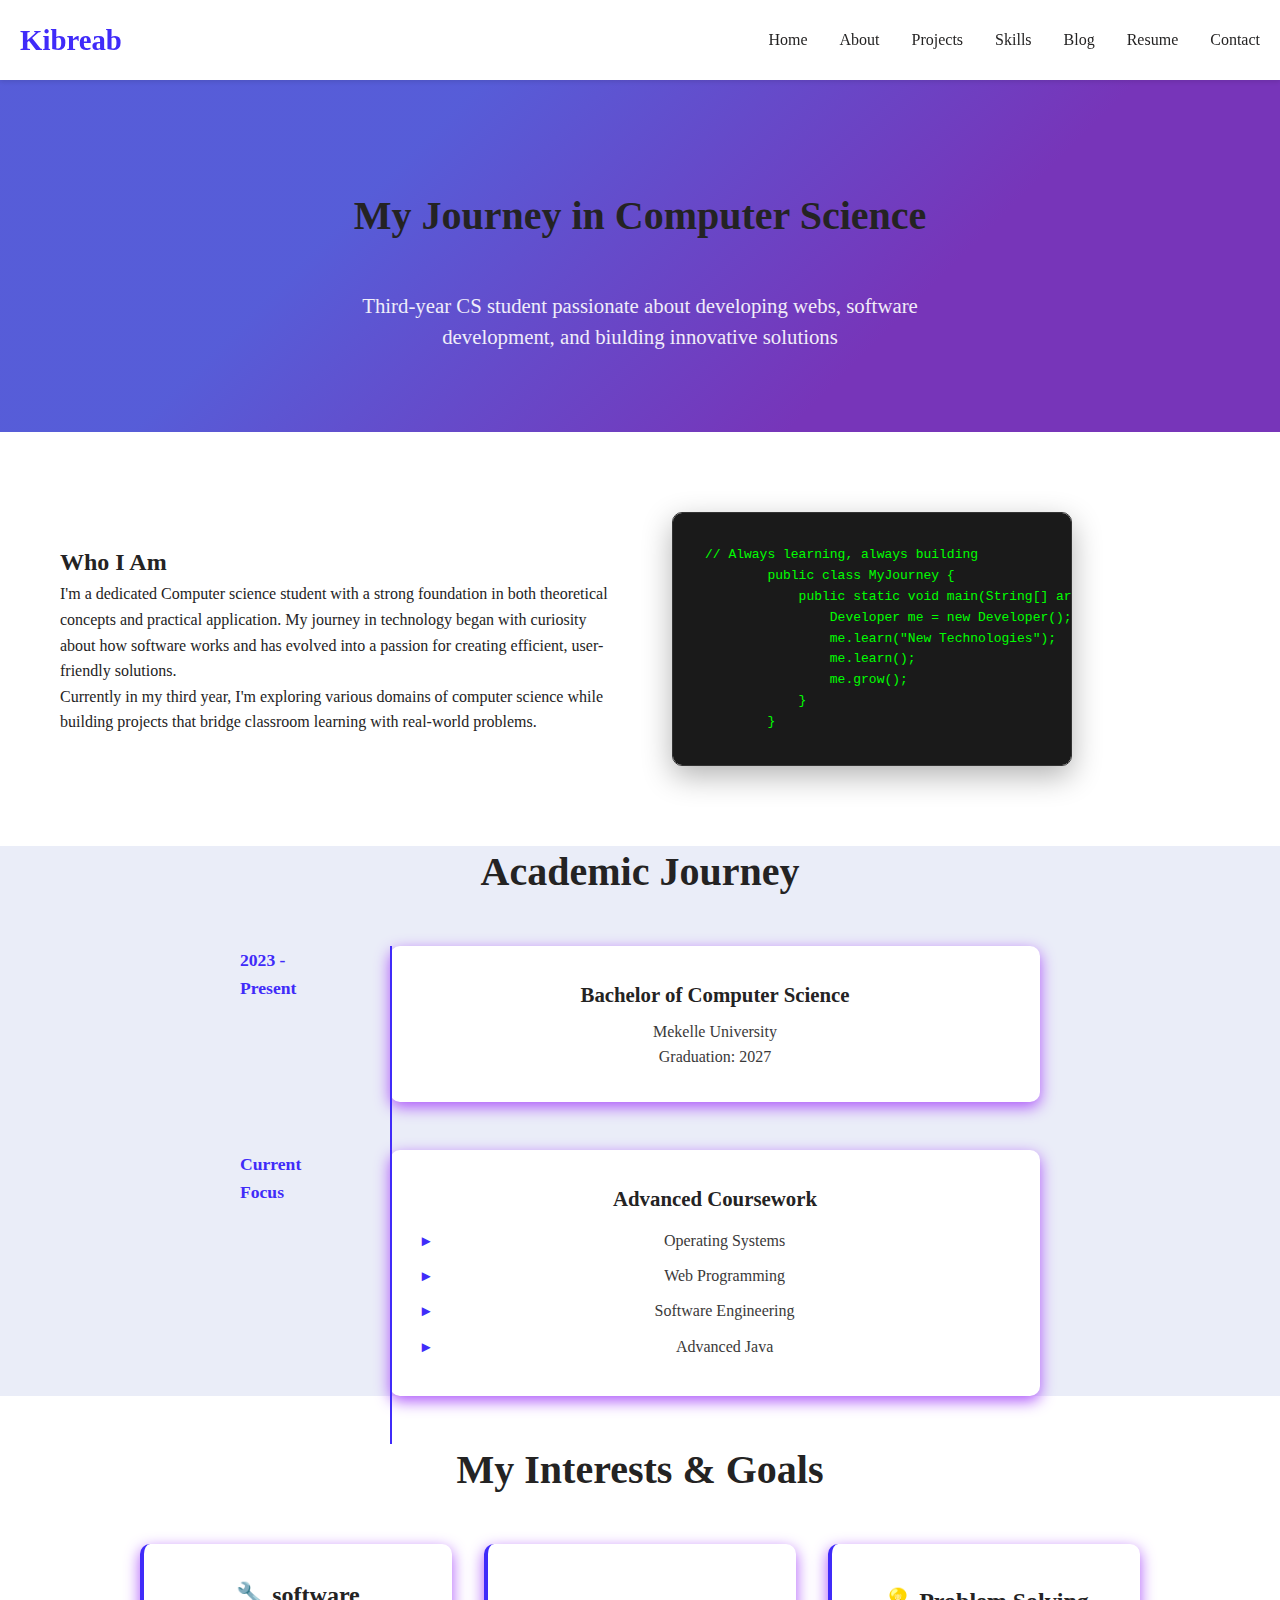
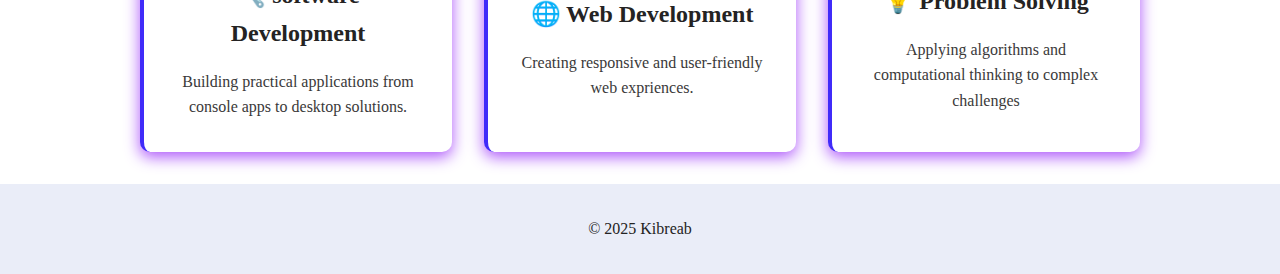
<file: about.html>
<!DOCTYPE html>
<html lang="en">

<head>
    <meta charset="UTF-8">
    <meta name="viewport" content="width=device, initial-scale=1.0">
    <title>About Me - Kibreab's Portfolio</title>
    <link rel="stylesheet" href="css/styles.css">
</head>

<body>
          <!-- navigation bar-->
        <nav class="navbar">
            <div class="nav-container">
                <div class="nav-logo">
                    <a href="index.html">Kibreab</a>
                </div>
                <ul class="nav-menu">
                    <li><a href="index.html">Home</a></li>
                    <li><a href="about.html">About</a></li>
                    <li><a href="projects.html">Projects</a></li>
                    <li><a href="skills.html">Skills</a></li>
                    <li><a href="blog.html">Blog</a></li>
                    <li><a href="resume.html">Resume</a></li>
                    <li><a href="contact.html">Contact</a></li>

                </ul>
            <div class="hamburger">
                <span></span>
                <span></span>
                <span></span>
            </div>
       </div>
  </nav>

   <main>
      <section class="about-hero">
        <div class="container">
            <h1>My Journey in Computer Science</h1>
            <p class="about-subtitle">Third-year CS student passionate about developing webs, software development, and biulding innovative solutions</p>

        </div>
      </section>

      <section class="my-story">
        <div class="container">
            <div class="story-grid">
                <div class="story-content">
                    <h2>Who I Am</h2>
                    <p>
                        I'm a dedicated Computer science student with a strong foundation in both theoretical concepts
                        and practical application. My journey in technology began with curiosity about how software works and
                        has evolved into a passion for creating efficient, user-friendly solutions.

                    </p>
                    <p>
                        Currently in my third year, I'm exploring various domains of computer science while building projects that bridge classroom learning with real-world problems.

                    </p>
                </div>
                <div class="story-image">
                    <div class="code-placeholder">
                        <pre><code>// Always learning, always building
        public class MyJourney {
            public static void main(String[] args) {
                Developer me = new Developer();
                me.learn("New Technologies");
                me.learn();
                me.grow();  
            }                     
        }          </code></pre>
                    </div>
                </div>
            </div>
        </div>
      </section>


      <section class="education-timeline">
        <div class="container">
            <h2>Academic Journey</h2>
            <div class="timeline">
                <div class="timeline-item">
                    <div class="timeline-date">2023 - Present</div>
                    <div class="timeline-content">
                        <h3>Bachelor of Computer Science</h3>
                        <p>Mekelle University</p>
                        <p>Graduation: 2027</p>
                    </div>
                </div>
                <div class="timeline-item">
                    <div class="timeline-date">Current Focus</div>
                    <div class="timeline-content">
                        <h3>Advanced Coursework</h3>
                        <ul>
                            <li>Operating Systems</li>
                            <li>Web Programming</li>
                            <li>Software Engineering</li>
                            <li>Advanced Java</li>
                        </ul>
                    </div>
                </div>
            </div>
        </div>
      </section>


      <section class="interests">
        <div class="container">
            <h2>My Interests & Goals</h2>
            <div class="interests-grid">
                <div class="interest-card">
                    <h3>🔧 software Development</h3>
                    <p>Building practical applications from console apps to desktop solutions.</p>

                </div>
                <div class="interest-card">
                    <h3>🌐 Web Development</h3>
                    <p>Creating responsive and user-friendly web expriences.</p>

                </div>
                <div class="interest-card">
                    <h3>💡 Problem Solving</h3>
                    <p>Applying algorithms and computational thinking to complex challenges</p>

                </div>
            </div>
        </div>
      </section>
   </main>


   <footer>
        <p> &copy; 2025 Kibreab</p>
   </footer>

     <script src="js/script.js"></script>


</body>
</html>
</file>
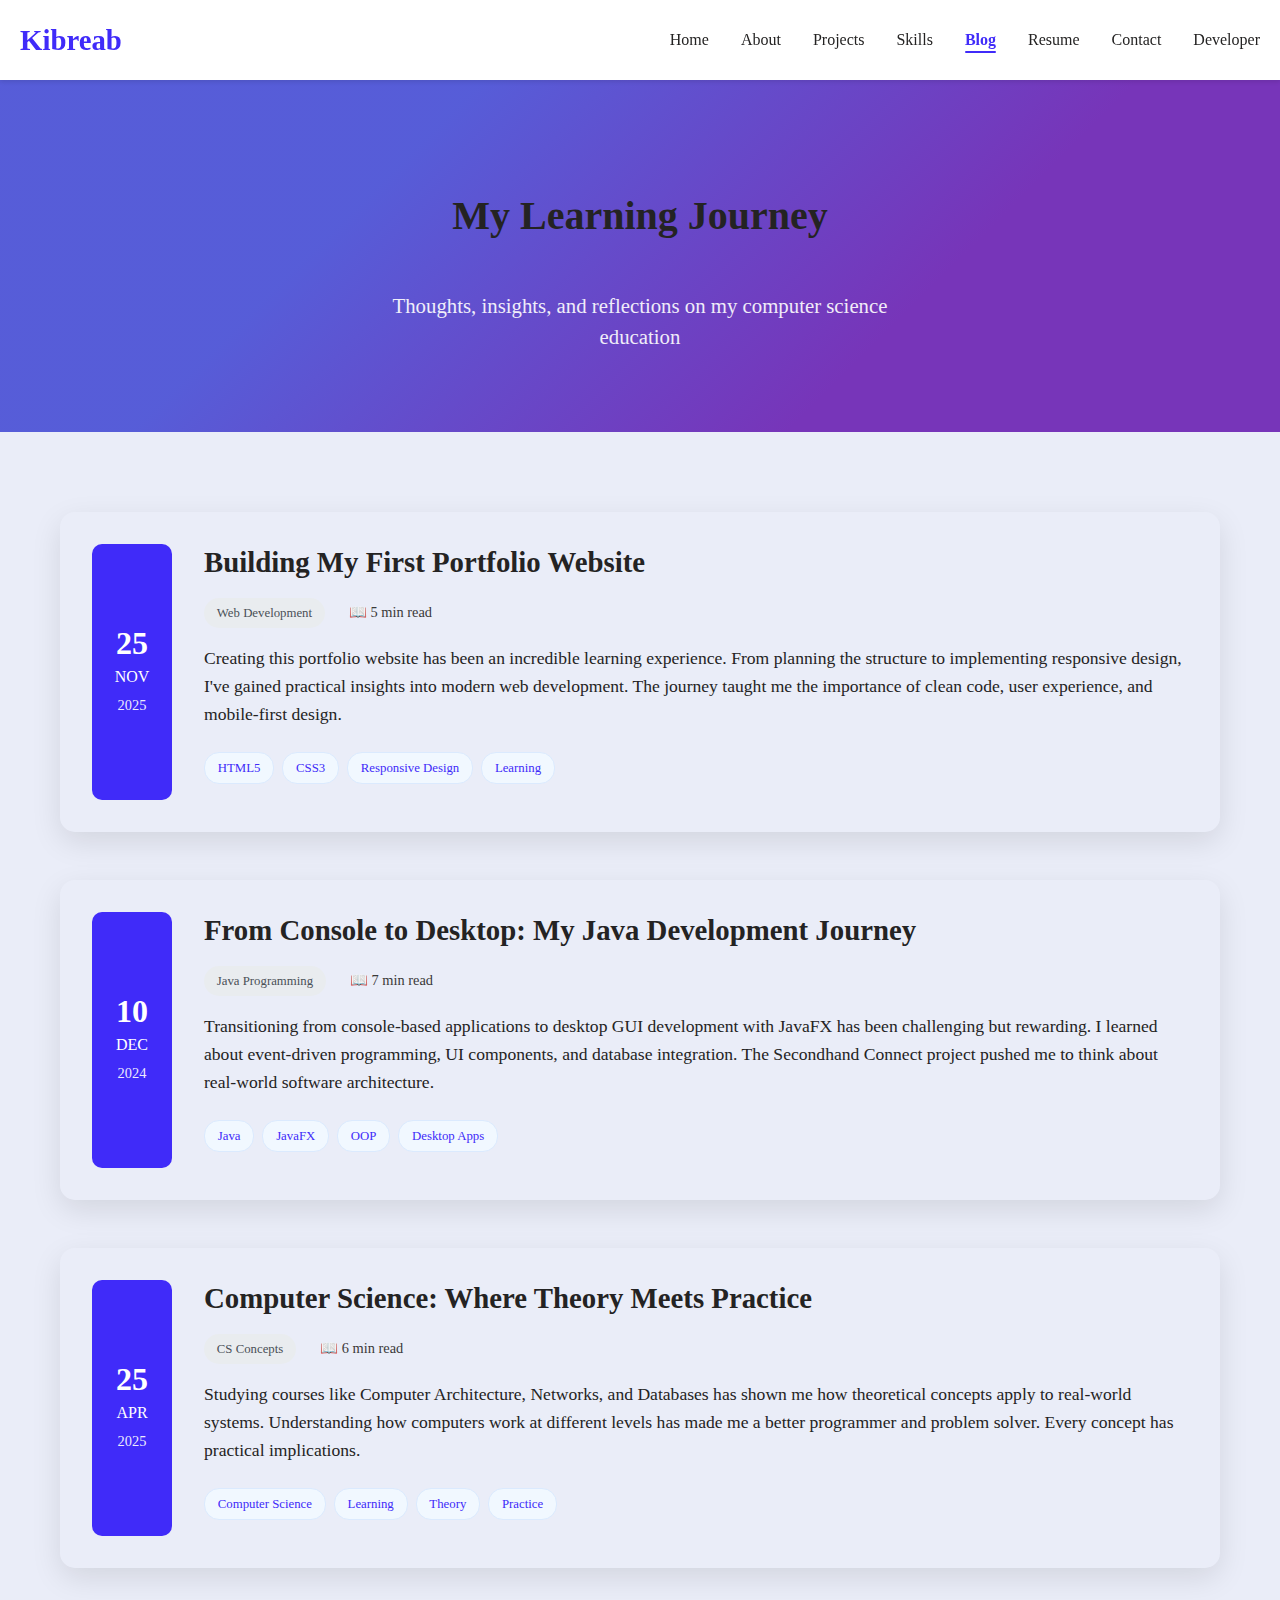
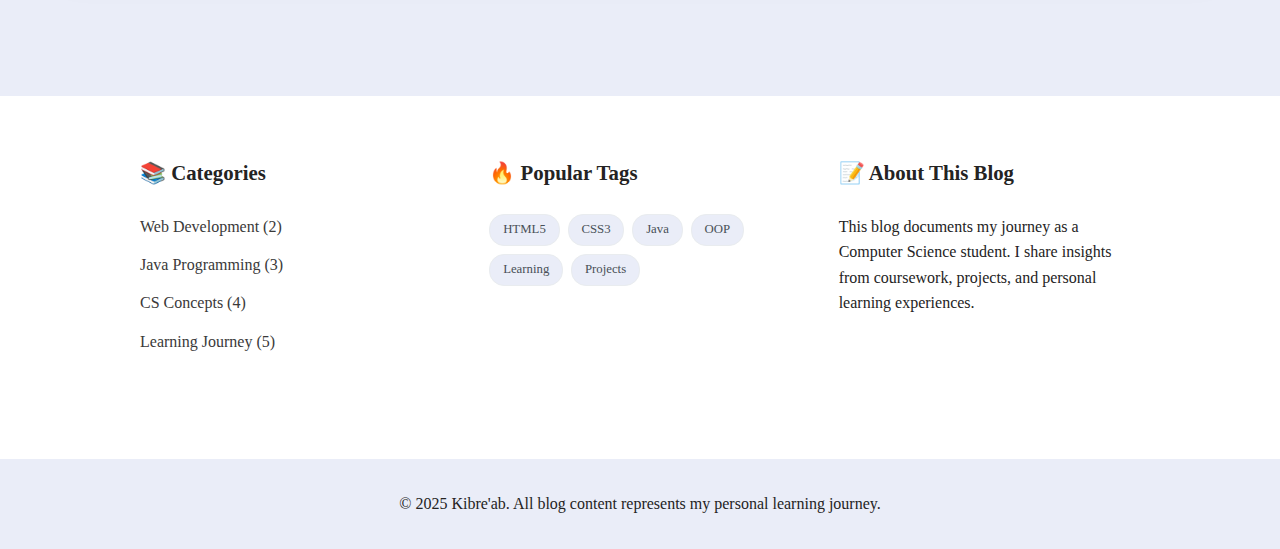
<file: blog.html>
<!DOCTYPE html>
<html lang="en">

<head>
    <meta charset="UTF-8">
    <meta name="viewport" content="width=device-width, initial-scale=1.0, maximum-scale=5.0, minimum-scale=1.0">
    <title>Blog - Kibreab's Portfolio</title>
    <link rel="stylesheet" href="css/styles.css">
</head>

<body>
    <nav class="navbar">
        <div class="nav-container">
            <div class="nav-logo">
                <a href="index.html">Kibreab</a>
            </div>
            
            <input type="checkbox" id="menu-toggle" class="menu-checkbox">
            <label for="menu-toggle" class="hamburger">
                <span></span>
                <span></span>
                <span></span>
            </label>
            
            <ul class="nav-menu">
                <li><a href="index.html">Home</a></li>
                <li><a href="about.html">About</a></li>
                <li><a href="projects.html">Projects</a></li>
                <li><a href="skills.html">Skills</a></li>
                <li><a href="blog.html" class="active">Blog</a></li>
                <li><a href="resume.html">Resume</a></li>
                <li><a href="contact.html">Contact</a></li>
                <li><a href="developer.html">Developer</a></li>
            </ul>
        </div>
    </nav>

    <main>
           <!-- this is Blog Hero Section -->
        <section class="blog-hero">
            <div class="container">
                <h1>My Learning Journey</h1>
                <p class="blog-subtitle">Thoughts, insights, and reflections on my computer science education</p>
            </div>
        </section>

        <!-- Blog Articles -->
        <section class="blog-articles">
            <div class="container">
                <article class="blog-card">
                    <div class="blog-date">
                        <span class="date-day">25</span>
                        <span class="date-month">Nov</span>
                        <span class="date-year">2025</span>
                    </div>
                    <div class="blog-content">
                        <h2>Building My First Portfolio Website</h2>
                        <div class="blog-meta">
                            <span class="blog-category">Web Development</span>
                            <span class="blog-read-time">📖 5 min read</span>
                        </div>
                        <p class="blog-excerpt">
                            Creating this portfolio website has been an incredible learning experience. 
                            From planning the structure to implementing responsive design, I've gained 
                            practical insights into modern web development. The journey taught me the 
                            importance of clean code, user experience, and mobile-first design.
                        </p>
                        <div class="blog-tags">
                            <span class="blog-tag">HTML5</span>
                            <span class="blog-tag">CSS3</span>
                            <span class="blog-tag">Responsive Design</span>
                            <span class="blog-tag">Learning</span>
                        </div>
                      
                    </div>
                </article>

                <article class="blog-card">
                    <div class="blog-date">
                        <span class="date-day">10</span>
                        <span class="date-month">Dec</span>
                        <span class="date-year">2024</span>
                    </div>
                    <div class="blog-content">
                        <h2>From Console to Desktop: My Java Development Journey</h2>
                        <div class="blog-meta">
                            <span class="blog-category">Java Programming</span>
                            <span class="blog-read-time">📖 7 min read</span>
                        </div>
                        <p class="blog-excerpt">
                            Transitioning from console-based applications to desktop GUI development 
                            with JavaFX has been challenging but rewarding. I learned about event-driven 
                            programming, UI components, and database integration. The Secondhand Connect 
                            project pushed me to think about real-world software architecture.
                        </p>
                        <div class="blog-tags">
                            <span class="blog-tag">Java</span>
                            <span class="blog-tag">JavaFX</span>
                            <span class="blog-tag">OOP</span>
                            <span class="blog-tag">Desktop Apps</span>
                        </div>
                    </div>
                </article>

                <article class="blog-card">
                    <div class="blog-date">
                        <span class="date-day">25</span>
                        <span class="date-month">Apr</span>
                        <span class="date-year">2025</span>
                    </div>
                    <div class="blog-content">
                        <h2>Computer Science: Where Theory Meets Practice</h2>
                        <div class="blog-meta">
                            <span class="blog-category">CS Concepts</span>
                            <span class="blog-read-time">📖 6 min read</span>
                        </div>
                        <p class="blog-excerpt">
                            Studying courses like Computer Architecture, Networks, and Databases 
                            has shown me how theoretical concepts apply to real-world systems. 
                            Understanding how computers work at different levels has made me a 
                            better programmer and problem solver. Every concept has practical implications.
                        </p>
                        <div class="blog-tags">
                            <span class="blog-tag">Computer Science</span>
                            <span class="blog-tag">Learning</span>
                            <span class="blog-tag">Theory</span>
                            <span class="blog-tag">Practice</span>
                        </div>
                    </div>
                </article>
            </div>
        </section>

        <aside class="blog-sidebar">
            <div class="container">
                <div class="sidebar-content">
                    <div class="sidebar-section">
                        <h3>📚 Categories</h3>
                        <ul class="category-list">
                            <li><a href="#">Web Development (2)</a></li>
                            <li><a href="#">Java Programming (3)</a></li>
                            <li><a href="#">CS Concepts (4)</a></li>
                            <li><a href="#">Learning Journey (5)</a></li>
                        </ul>
                    </div>
                    
                    <div class="sidebar-section">
                        <h3>🔥 Popular Tags</h3>
                        <div class="tag-cloud">
                            <span class="tag-item">HTML5</span>
                            <span class="tag-item">CSS3</span>
                            <span class="tag-item">Java</span>
                            <span class="tag-item">OOP</span>
                            <span class="tag-item">Learning</span>
                            <span class="tag-item">Projects</span>
                        </div>
                    </div>
                    
                    <div class="sidebar-section">
                        <h3>📝 About This Blog</h3>
                        <p>This blog documents my journey as a Computer Science student. 
                           I share insights from coursework, projects, and personal learning experiences.</p>
                    </div>
                </div>
            </div>
        </aside>
    </main>

    <footer>
        <p>&copy; 2025 Kibre'ab. All blog content represents my personal learning journey.</p>
    </footer>

</body>
</html>
</file>
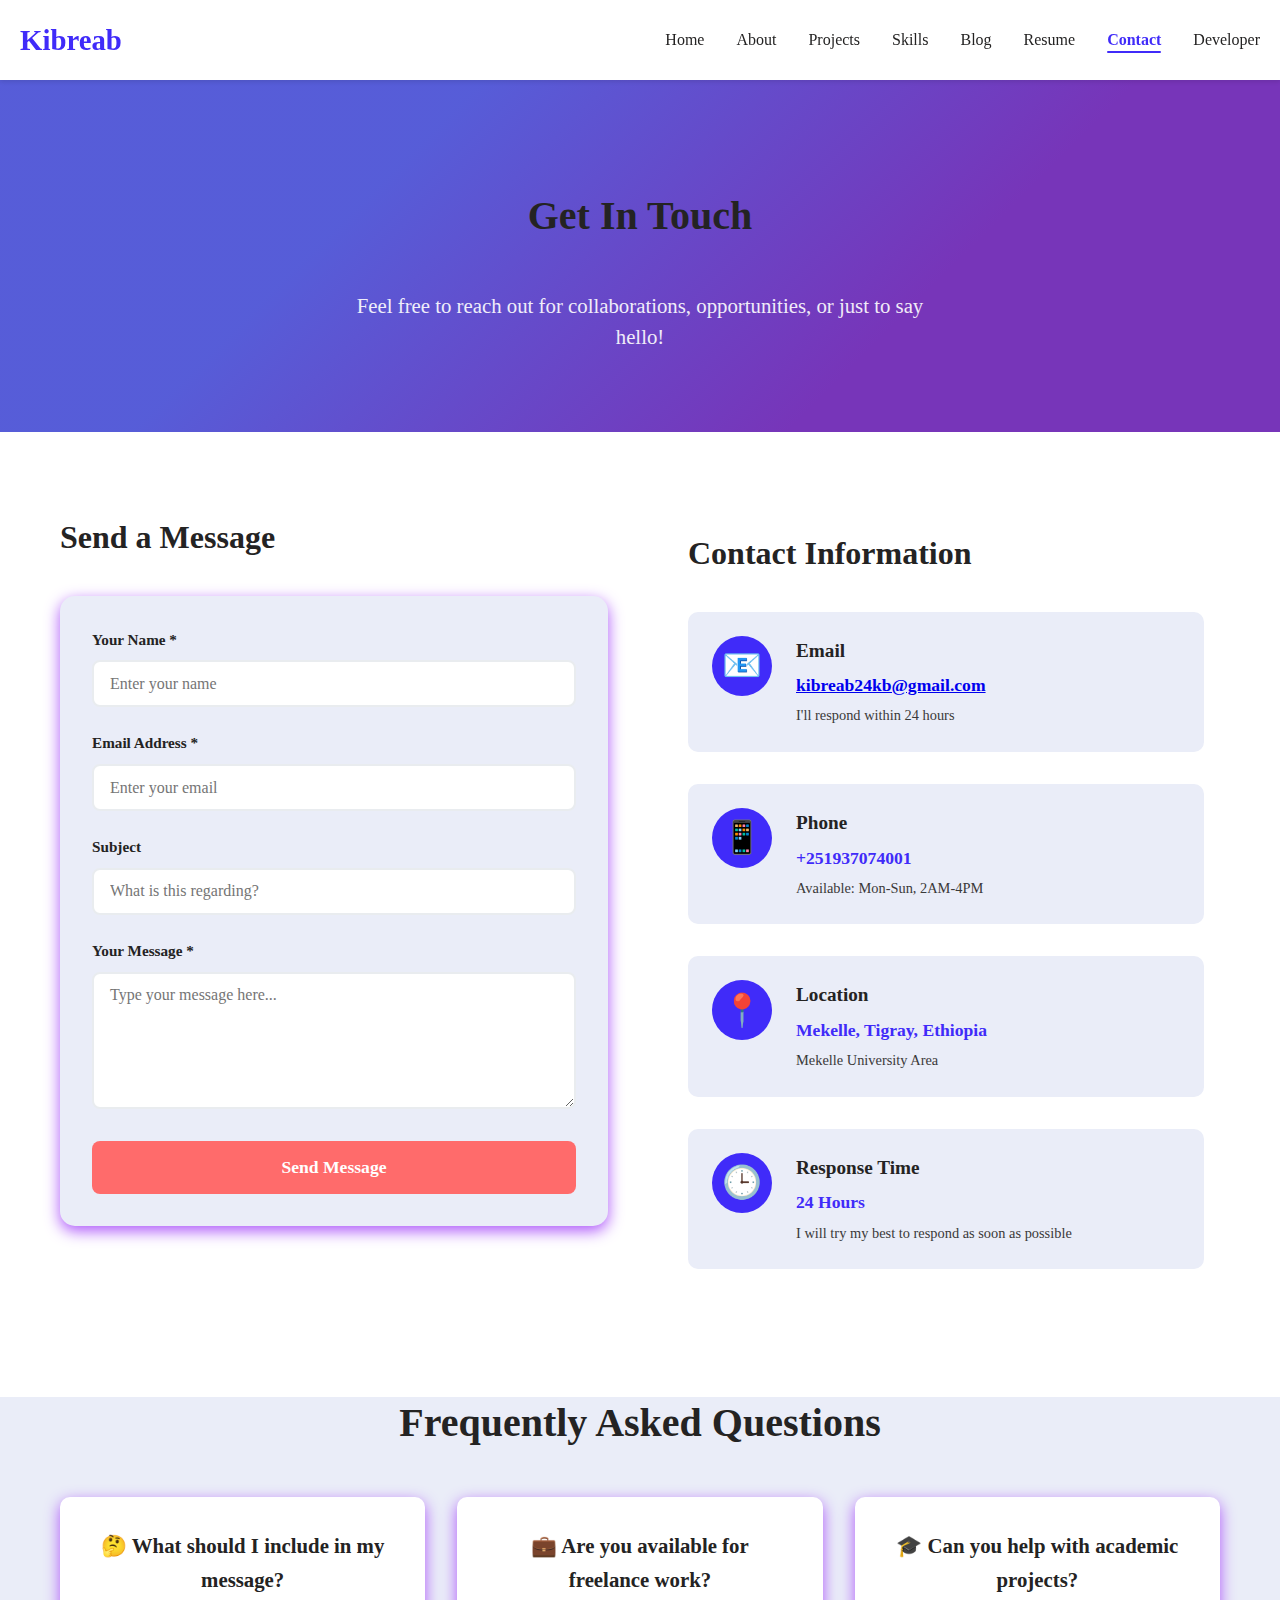
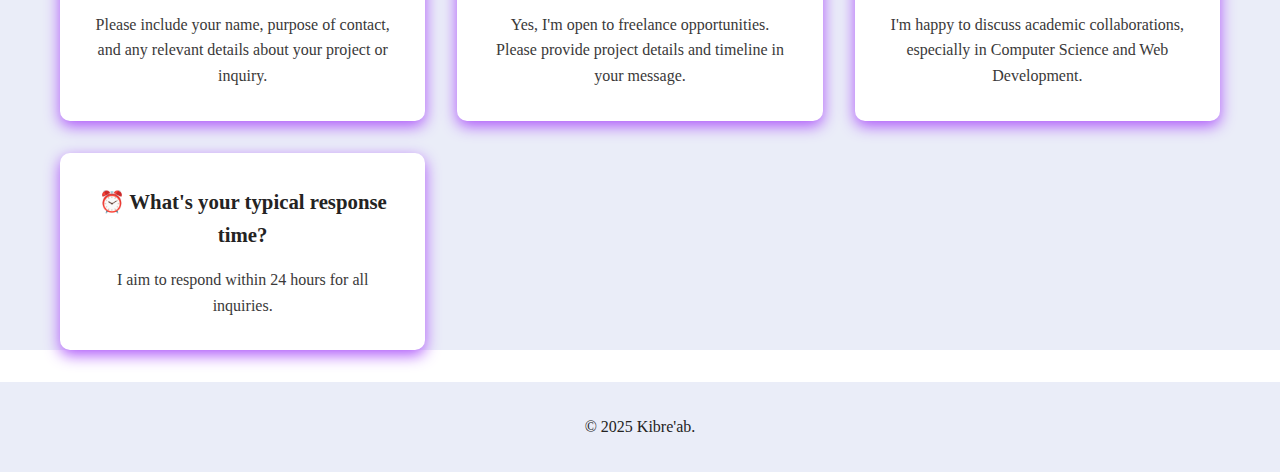
<file: contact.html>
<!DOCTYPE html>
<html lang="en">

<head>
    <meta charset="UTF-8">
    <meta name="viewport" content="width=device-width, initial-scale=1.0, maximum-scale=5.0, minimum-scale=1.0">
    <title>Contact - Kibreab's Portfolio</title>
    <link rel="stylesheet" href="css/styles.css">
</head>

<body>
    
    <nav class="navbar">
        <div class="nav-container">
            <div class="nav-logo">
                <a href="index.html">Kibreab</a>
            </div>
            
           
            <input type="checkbox" id="menu-toggle" class="menu-checkbox">
            <label for="menu-toggle" class="hamburger">
                <span></span>
                <span></span>
                <span></span>
            </label>
            
            <ul class="nav-menu">
                <li><a href="index.html">Home</a></li>
                <li><a href="about.html">About</a></li>
                <li><a href="projects.html">Projects</a></li>
                <li><a href="skills.html">Skills</a></li>
                <li><a href="blog.html">Blog</a></li>
                <li><a href="resume.html">Resume</a></li>
                <li><a href="contact.html" class="active">Contact</a></li>
                <li><a href="developer.html">Developer</a></li>
            </ul>
        </div>
    </nav>

    <main>
        
        <section class="contact-hero">
            <div class="container">
                <h1>Get In Touch</h1>
                <p class="contact-subtitle">Feel free to reach out for collaborations, opportunities, or just to say hello!</p>
            </div>
        </section>

      
        <section class="contact-content">
            <div class="container">
                <div class="contact-grid">

                    <!-- Contact Form -->
                    <div class="contact-form-container">
                        <h2>Send a Message</h2>
                        <form class="contact-form">
                            <div class="form-group">
                                <label for="name">Your Name *</label>
                                <input type="text" id="name" name="name" required placeholder="Enter your name">
                            </div>
                            
                            <div class="form-group">
                                <label for="email">Email Address *</label>
                                <input type="email" id="email" name="email" required placeholder="Enter your email">
                            </div>
                            
                            <div class="form-group">
                                <label for="subject">Subject</label>
                                <input type="text" id="subject" name="subject" placeholder="What is this regarding?">
                            </div>
                            
                            <div class="form-group">
                                <label for="message">Your Message *</label>
                                <textarea id="message" name="message" rows="6" required placeholder="Type your message here..."></textarea>
                            </div>
                            
                            <button type="submit" class="btn btn-primary">Send Message</button>
                        </form>
                    </div>

                   
                    <div class="contact-info">
                        <h2>Contact Information</h2>
                        
                        <div class="info-item">
    <div class="info-icon">📧</div>
    <div class="info-content">
        <h3>Email</h3>
        <p><a href="mailto:kibreab24kb@gmail.com" class="email-link">kibreab24kb@gmail.com</a></p>
        <small>I'll respond within 24 hours</small>
    </div>
</div>
                        
                        <div class="info-item">
                            <div class="info-icon">📱</div>
                            <div class="info-content">
                                <h3>Phone</h3>
                                <p>+251937074001</p>
                                <small>Available: Mon-Sun, 2AM-4PM</small>
                            </div>
                        </div>
                        
                        <div class="info-item">
                            <div class="info-icon">📍</div>
                            <div class="info-content">
                                <h3>Location</h3>
                                <p>Mekelle, Tigray, Ethiopia</p>
                                <small>Mekelle University Area</small>
                            </div>
                        </div>
                        
                        <div class="info-item">
                            <div class="info-icon">🕒</div>
                            <div class="info-content">
                                <h3>Response Time</h3>
                                <p>24 Hours</p>
                                <small>I will try my best to respond as soon as possible</small>
                            </div>
                        </div>
                    </div>
                </div>
            </div>
        </section>

          <!-- FAQ Section -->
        <section class="contact-faq">
             <div class="container">
                 <h2>Frequently Asked Questions</h2>
                 <div class="faq-grid">
                    <div class="faq-item">
                        <h3>🤔 What should I include in my message?</h3>
                        <p>Please include your name, purpose of contact, and any relevant details about your project or inquiry.</p>
                    </div>
                    
                    <div class="faq-item">
                        <h3>💼 Are you available for freelance work?</h3>
                        <p>Yes, I'm open to freelance opportunities. Please provide project details and timeline in your message.</p>
                    </div>
                    
                    <div class="faq-item">
                        <h3>🎓 Can you help with academic projects?</h3>
                        <p>I'm happy to discuss academic collaborations, especially in Computer Science and Web Development.</p>
                    </div>
                    
                    <div class="faq-item">
                        <h3>⏰ What's your typical response time?</h3>
                        <p>I aim to respond within 24 hours for all inquiries.</p>
                    </div>
                </div>
            </div>
        </section>
    </main>

    <footer>
        <p>&copy; 2025 Kibre'ab.</p>
    </footer>

</body>
</html>
</file>
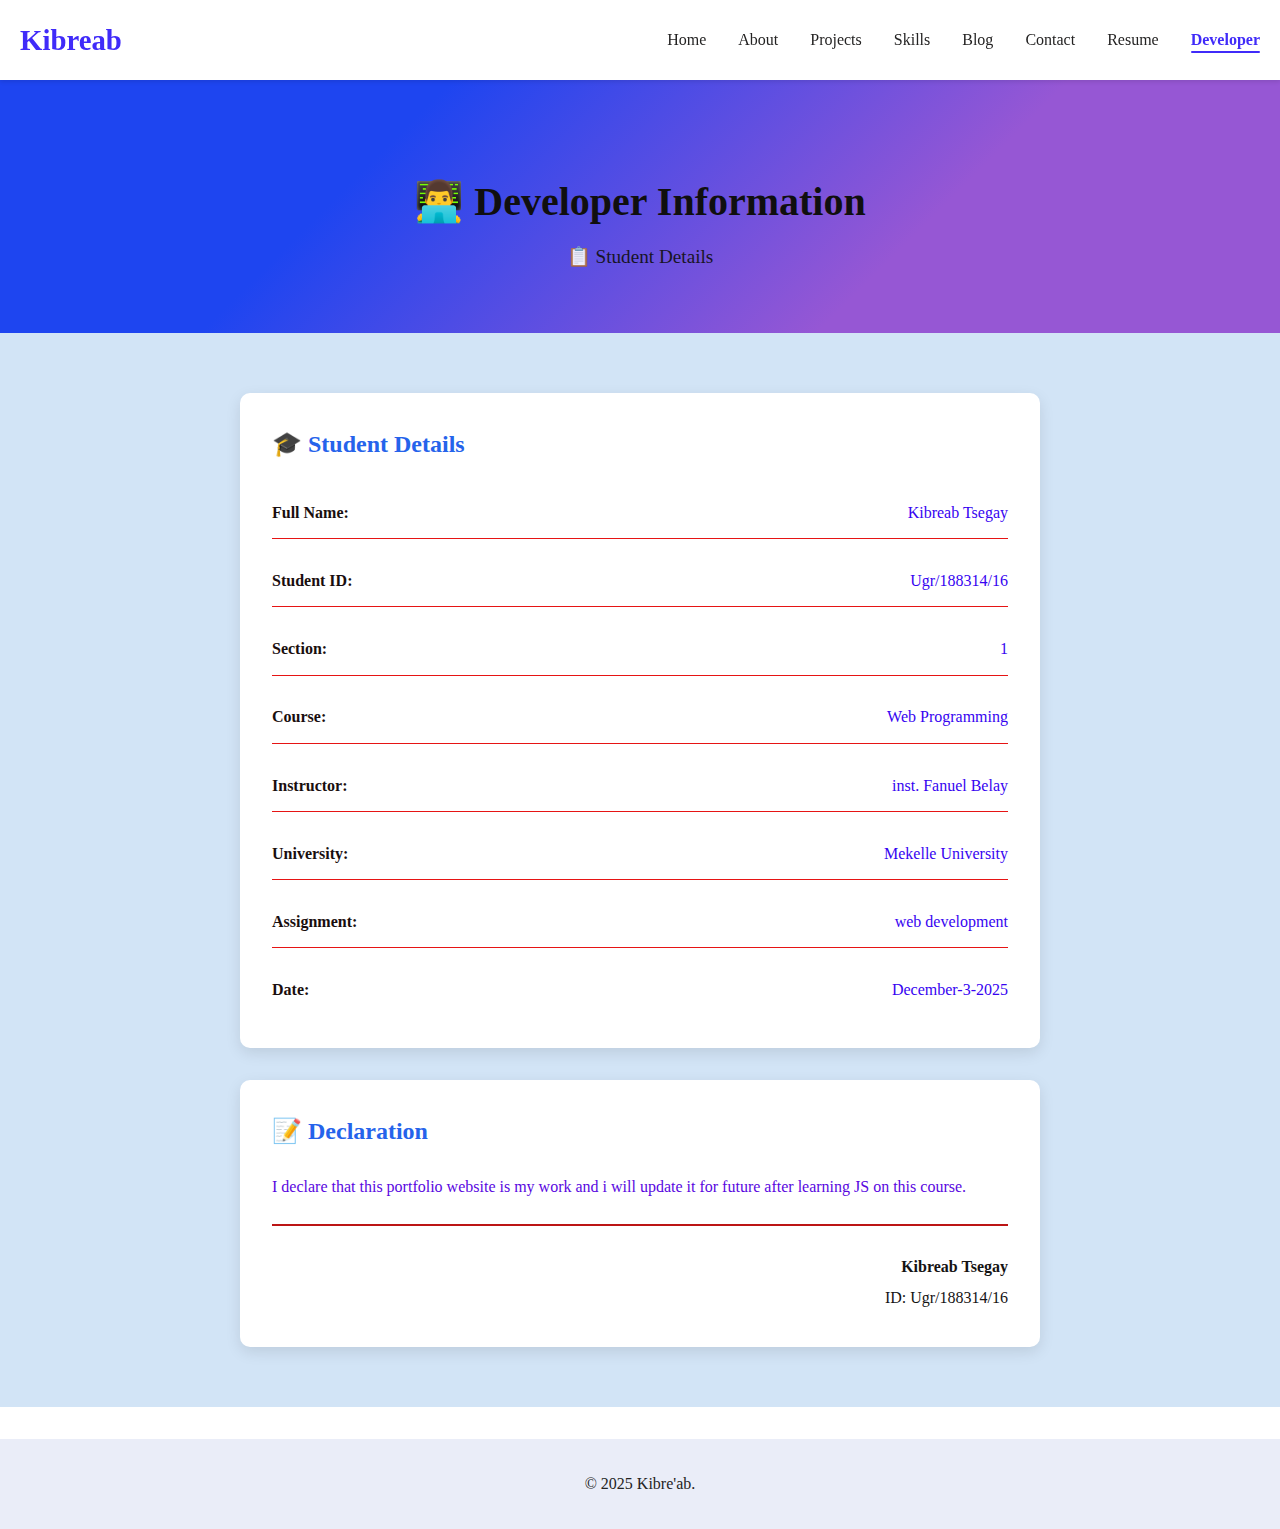
<file: developer.html>
<!DOCTYPE html>
<html lang="en">
<head>
    <meta charset="UTF-8">
    <meta name="viewport" content="width=device-width, initial-scale=1.0, maximum-scale=5.0, minimum-scale=1.0">
    <title>Developer</title>
    <link rel="stylesheet" href="css/styles.css">
    
</head>
<body>
    <nav class="navbar">
        <div class="nav-container">
            <div class="nav-logo"><a href="index.html">Kibreab</a></div>
            <input type="checkbox" id="menu-toggle" class="menu-checkbox">
            <label for="menu-toggle" class="hamburger">
                <span></span><span></span><span></span>
            </label>
            <ul class="nav-menu">
                <li><a href="index.html">Home</a></li>
                <li><a href="about.html">About</a></li>
                <li><a href="projects.html">Projects</a></li>
                <li><a href="skills.html">Skills</a></li>
                <li><a href="blog.html">Blog</a></li>
                <li><a href="contact.html">Contact</a></li>
                <li><a href="resume.html">Resume</a></li>
                <li><a href="developer.html" class="active">Developer</a></li>
            </ul>
        </div>
    </nav>

    <section class="developer-hero">
        <div class="container">
            <h1>👨‍💻 Developer Information</h1>
            <p>📋 Student Details</p>
        </div>
    </section>

    <section class="developer-content">
        <div class="container">
            <div class="developer-info">
                <div class="info-card">
                    <h2>🎓 Student Details</h2>
                    <div class="info-grid">
                        <div class="info-row">
                            <span class="label">Full Name:</span>
                            <span class="value">Kibreab Tsegay</span>
                        </div>
                        <div class="info-row">
                            <span class="label">Student ID:</span>
                            <span class="value">Ugr/188314/16</span>
                        </div>
                        <div class="info-row">
                            <span class="label">Section:</span>
                            <span class="value">1</span>
                        </div>
                        <div class="info-row">
                            <span class="label">Course:</span>
                            <span class="value">Web Programming</span>
                        </div>
                        <div class="info-row">
                            <span class="label">Instructor:</span>
                            <span class="value">inst. Fanuel Belay</span>
                        </div>
                        <div class="info-row">
                            <span class="label">University:</span>
                            <span class="value">Mekelle University</span>
                        </div>
                        <div class="info-row">
                            <span class="label">Assignment:</span>
                            <span class="value">web development</span>
                        </div>
                        <div class="info-row">
                            <span class="label">Date:</span>
                            <span class="value">December-3-2025</span>
                        </div>
                    </div>
                </div>

                <div class="declaration-card">
                    <h2>📝 Declaration</h2>
                    <p>I  declare that this portfolio website is my work and i will update it for future after learning JS on this course.</p>
                    <div class="signature">
                        <p><strong>Kibreab Tsegay</strong></p>
                        <p> ID: Ugr/188314/16</p>
                    </div>
                </div>
            </div>
        </div>
    </section>

    <footer>
        <div class="container">
            <p>&copy; 2025 Kibre'ab.</p>
        </div>
    </footer>

   
</body>
</html>
</file>
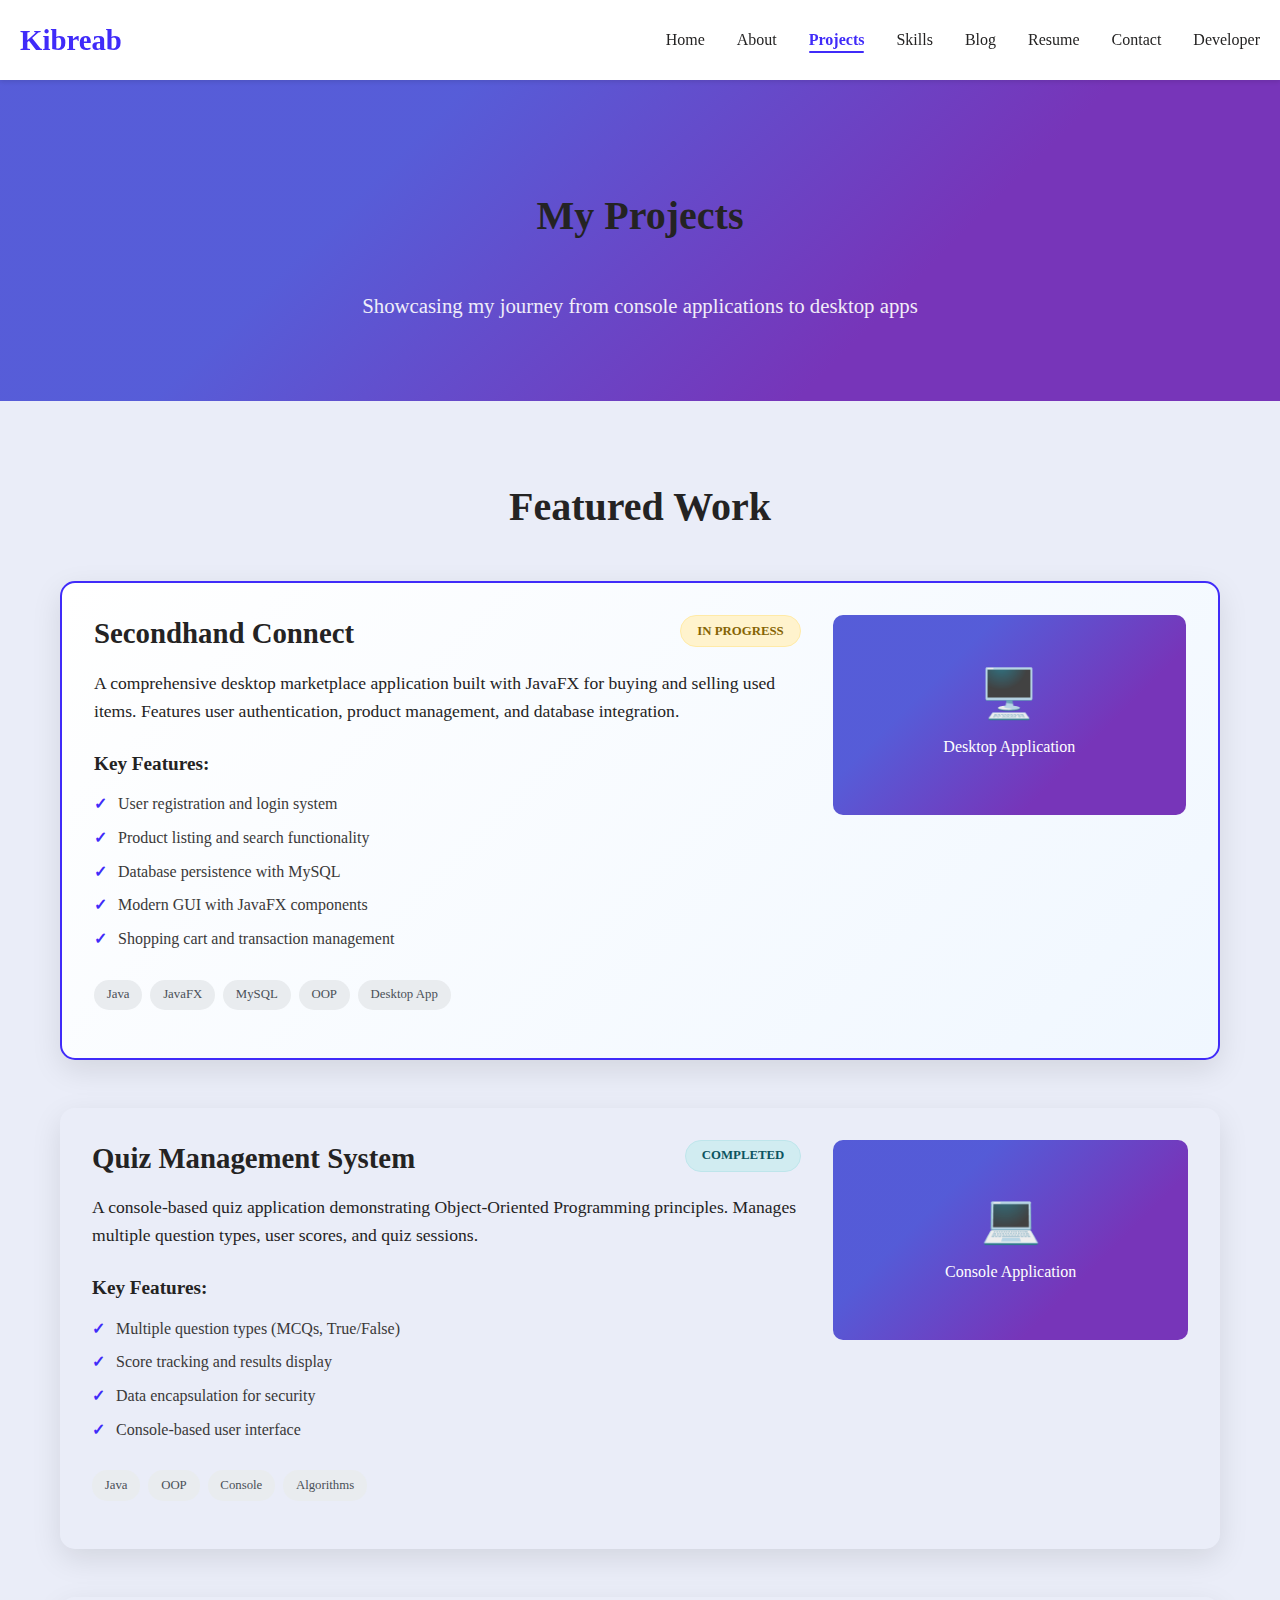
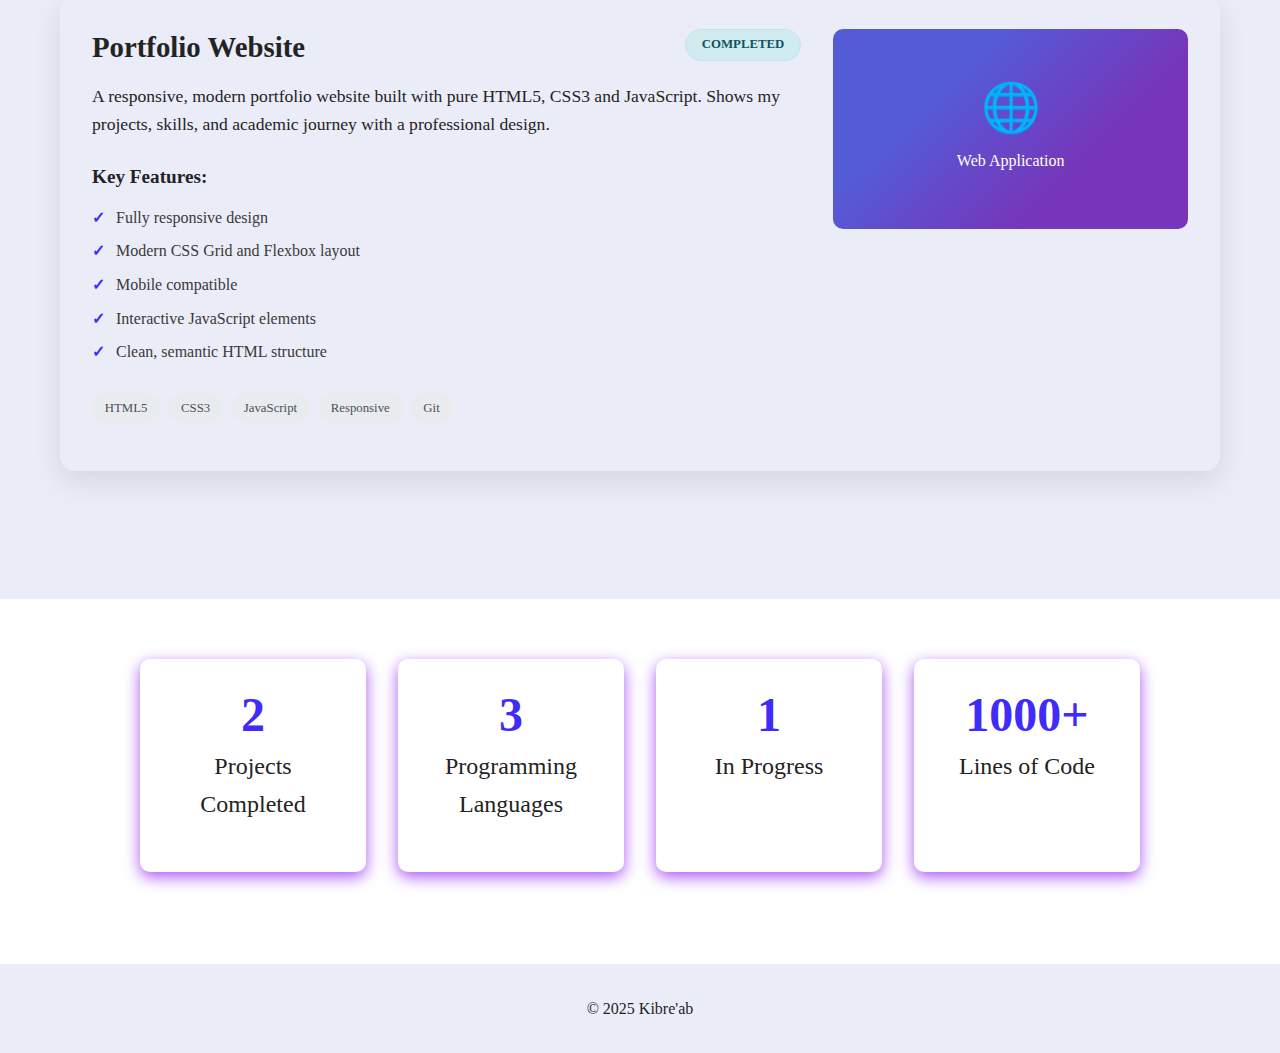
<file: projects.html>
<!DOCTYPE html>
<html lang="en">

<head>
    <meta charset="UTF-8">
    <meta name="viewport" content="width=device-width, initial-scale=1.0, maximum-scale=5.0, minimum-scale=1.0">
    <title>Projects - Kibreab's Portfolio</title>
    <link rel="stylesheet" href="css/styles.css">
</head>

<body>
    <nav class="navbar">
        <div class="nav-container">
            <div class="nav-logo">
                <a href="index.html">Kibreab</a>
            </div>
            
            <input type="checkbox" id="menu-toggle" class="menu-checkbox">
            <label for="menu-toggle" class="hamburger">
                <span></span>
                <span></span>
                <span></span>
            </label>
            
            <ul class="nav-menu">
                <li><a href="index.html">Home</a></li>
                <li><a href="about.html">About</a></li>
                <li><a href="projects.html" class="active">Projects</a></li>
                <li><a href="skills.html">Skills</a></li>
                <li><a href="blog.html">Blog</a></li>
                <li><a href="resume.html">Resume</a></li>
                <li><a href="contact.html">Contact</a></li>
                <li><a href="developer.html">Developer</a></li>
            </ul>
        </div>
    </nav>

    <main>
        <section class="projects-hero">
            <div class="container">
                <h1>My Projects</h1>
                <p class="projects-subtitle">Showcasing my journey from console applications to desktop apps</p>
            </div>
        </section>

        <section class="featured-projects">
            <div class="container">
                <h2>Featured Work</h2>

                <div class="project-card featured">
                    <div class="project-content">
                        <div class="project-header">
                            <h3>Secondhand Connect</h3>
                            <span class="project-status in-progress">In Progress</span>
                        </div>
                        <p class="project-description">
                            A comprehensive desktop marketplace application built with JavaFX 
                            for buying and selling used items.
                            Features user authentication, product management, and database integration.
                        </p>
                        <div class="project-features">
                            <h4>Key Features:</h4>
                            <ul>
                                <li>User registration and login system</li>
                                <li>Product listing and search functionality</li>
                                <li>Database persistence with MySQL</li>
                                <li>Modern GUI with JavaFX components</li>
                                <li>Shopping cart and transaction management</li>
                            </ul>
                        </div>
                        <div class="project-tech">
                            <span class="tech-tag">Java</span>
                            <span class="tech-tag">JavaFX</span>
                            <span class="tech-tag">MySQL</span>
                            <span class="tech-tag">OOP</span>
                            <span class="tech-tag">Desktop App</span>
                        </div>
                    </div>
                    <div class="project-image">
                        <div class="project-placeholder">
                            <div class="project-icon">🖥️</div>
                            <p>Desktop Application</p>
                        </div>
                    </div>
                </div>

                <div class="project-card">
                    <div class="project-content">
                        <div class="project-header">
                            <h3>Quiz Management System</h3>
                            <span class="project-status completed">Completed</span>
                        </div>
                        <p class="project-description">
                            A console-based quiz application demonstrating Object-Oriented Programming principles.
                            Manages multiple question types, user scores, and quiz sessions.
                        </p>
                        <div class="project-features">
                            <h4>Key Features:</h4>
                            <ul>
                                <li>Multiple question types (MCQs, True/False)</li>
                                <li>Score tracking and results display</li>
                                <li>Data encapsulation for security</li>
                                <li>Console-based user interface</li>
                            </ul>
                        </div>
                        <div class="project-tech">
                            <span class="tech-tag">Java</span>
                            <span class="tech-tag">OOP</span>
                            <span class="tech-tag">Console</span>
                            <span class="tech-tag">Algorithms</span>
                        </div>
                    </div>
                    <div class="project-image">
                        <div class="project-placeholder">
                            <div class="project-icon">💻</div>
                            <p>Console Application</p>
                        </div>
                    </div>
                </div>

                <div class="project-card">
                    <div class="project-content">
                        <div class="project-header">
                            <h3>Portfolio Website</h3>
                            <span class="project-status completed">Completed</span>
                        </div>
                        <p class="project-description">
                            A responsive, modern portfolio website built with pure HTML5, CSS3 and JavaScript.
                            Shows my projects, skills, and academic journey with a professional design.
                        </p>
                        <div class="project-features">
                            <h4>Key Features:</h4>
                            <ul>
                                <li>Fully responsive design</li>
                                <li>Modern CSS Grid and Flexbox layout</li>
                                <li>Mobile compatible</li>
                                <li>Interactive JavaScript elements</li>
                                <li>Clean, semantic HTML structure</li>
                            </ul>
                        </div>
                        <div class="project-tech">
                            <span class="tech-tag">HTML5</span>
                            <span class="tech-tag">CSS3</span>
                            <span class="tech-tag">JavaScript</span>
                            <span class="tech-tag">Responsive</span>
                            <span class="tech-tag">Git</span>
                        </div>
                    </div>
                    <div class="project-image">
                        <div class="project-placeholder">
                            <div class="project-icon">🌐</div>
                            <p>Web Application</p>
                        </div>
                    </div>
                </div>
            </div>
        </section>

        <section class="project-stats">
            <div class="container">
                <div class="stats-grid">
                    <div class="stat-item">
                        <h3>2</h3>
                        <p>Projects Completed</p>
                    </div>
                    <div class="stat-item">
                        <h3>3</h3>
                        <p>Programming Languages</p>
                    </div>
                    <div class="stat-item">
                        <h3>1</h3>
                        <p>In Progress</p>
                    </div>
                    <div class="stat-item">
                        <h3>1000+</h3>
                        <p>Lines of Code</p>
                    </div>
                </div>
            </div>
        </section>
    </main>

    <footer>
        <p>&copy; 2025 Kibre'ab</p>
    </footer>

</body>
</html>
</file>
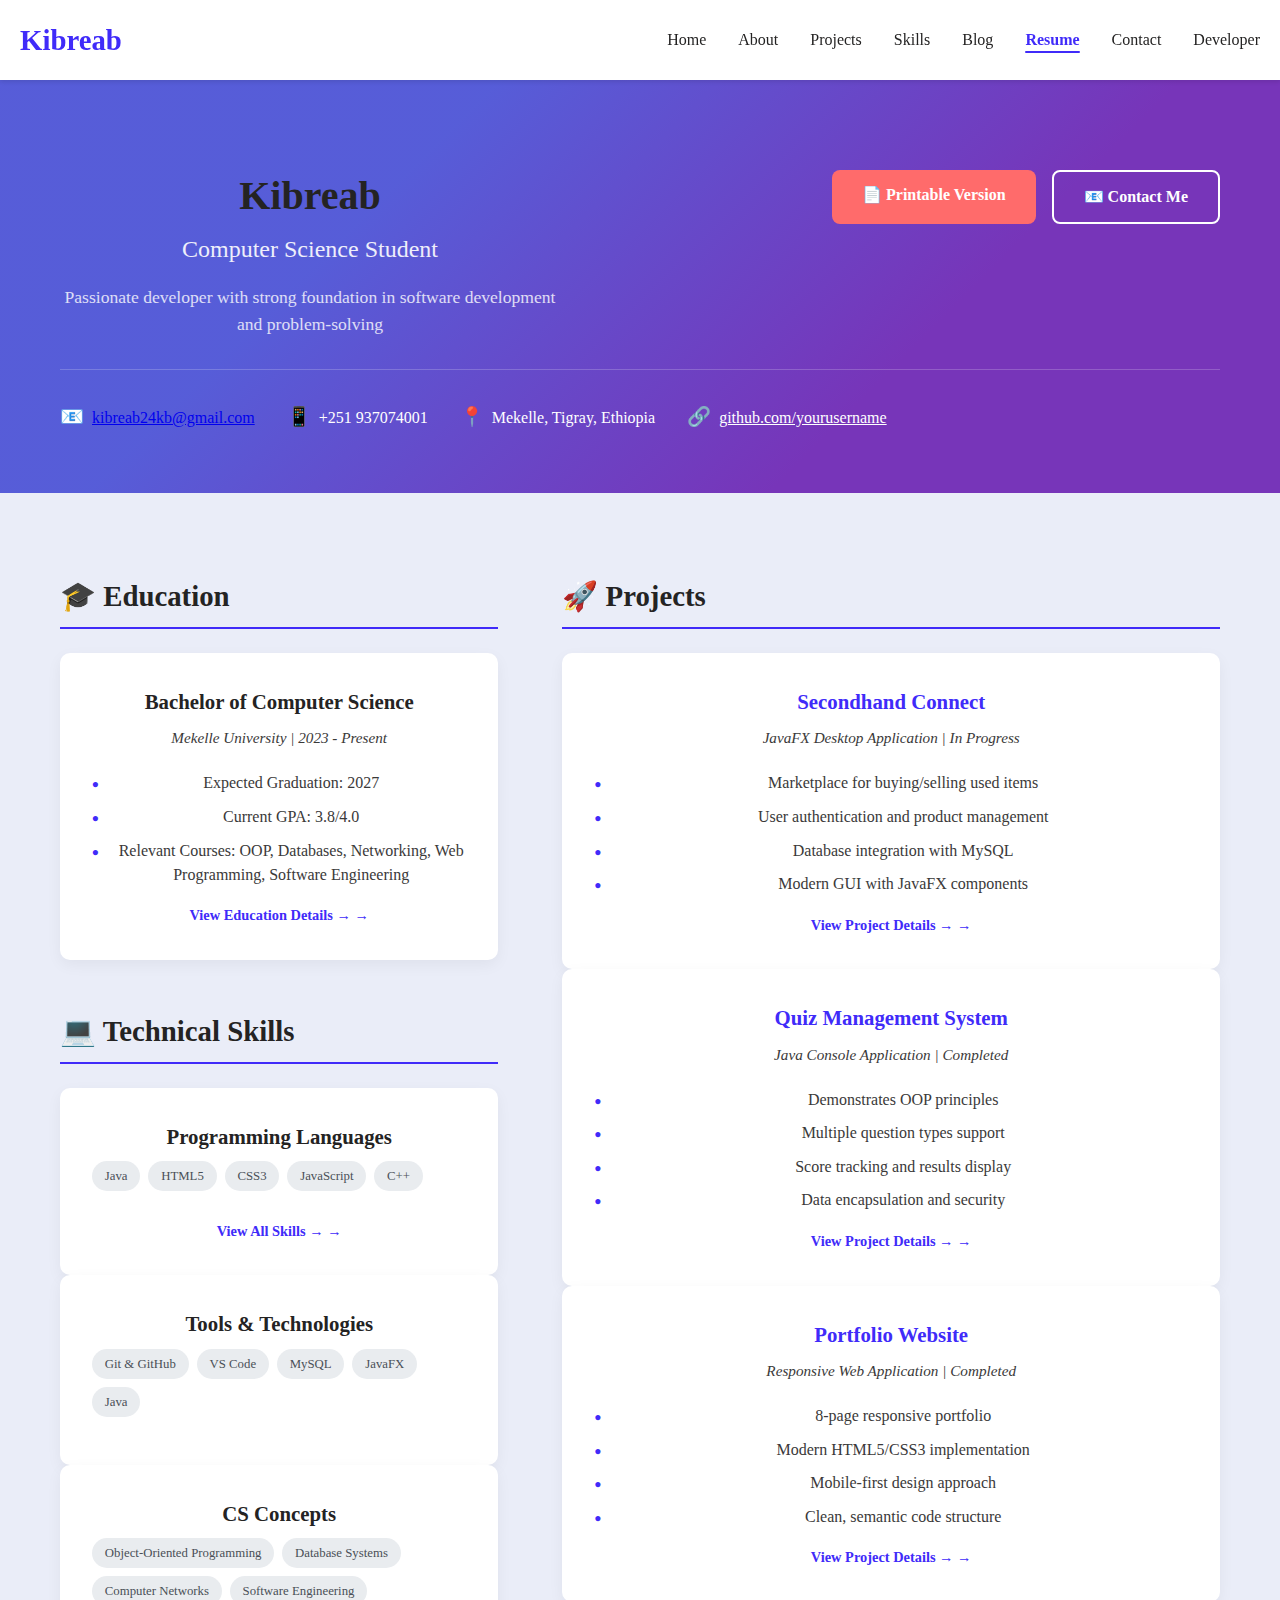
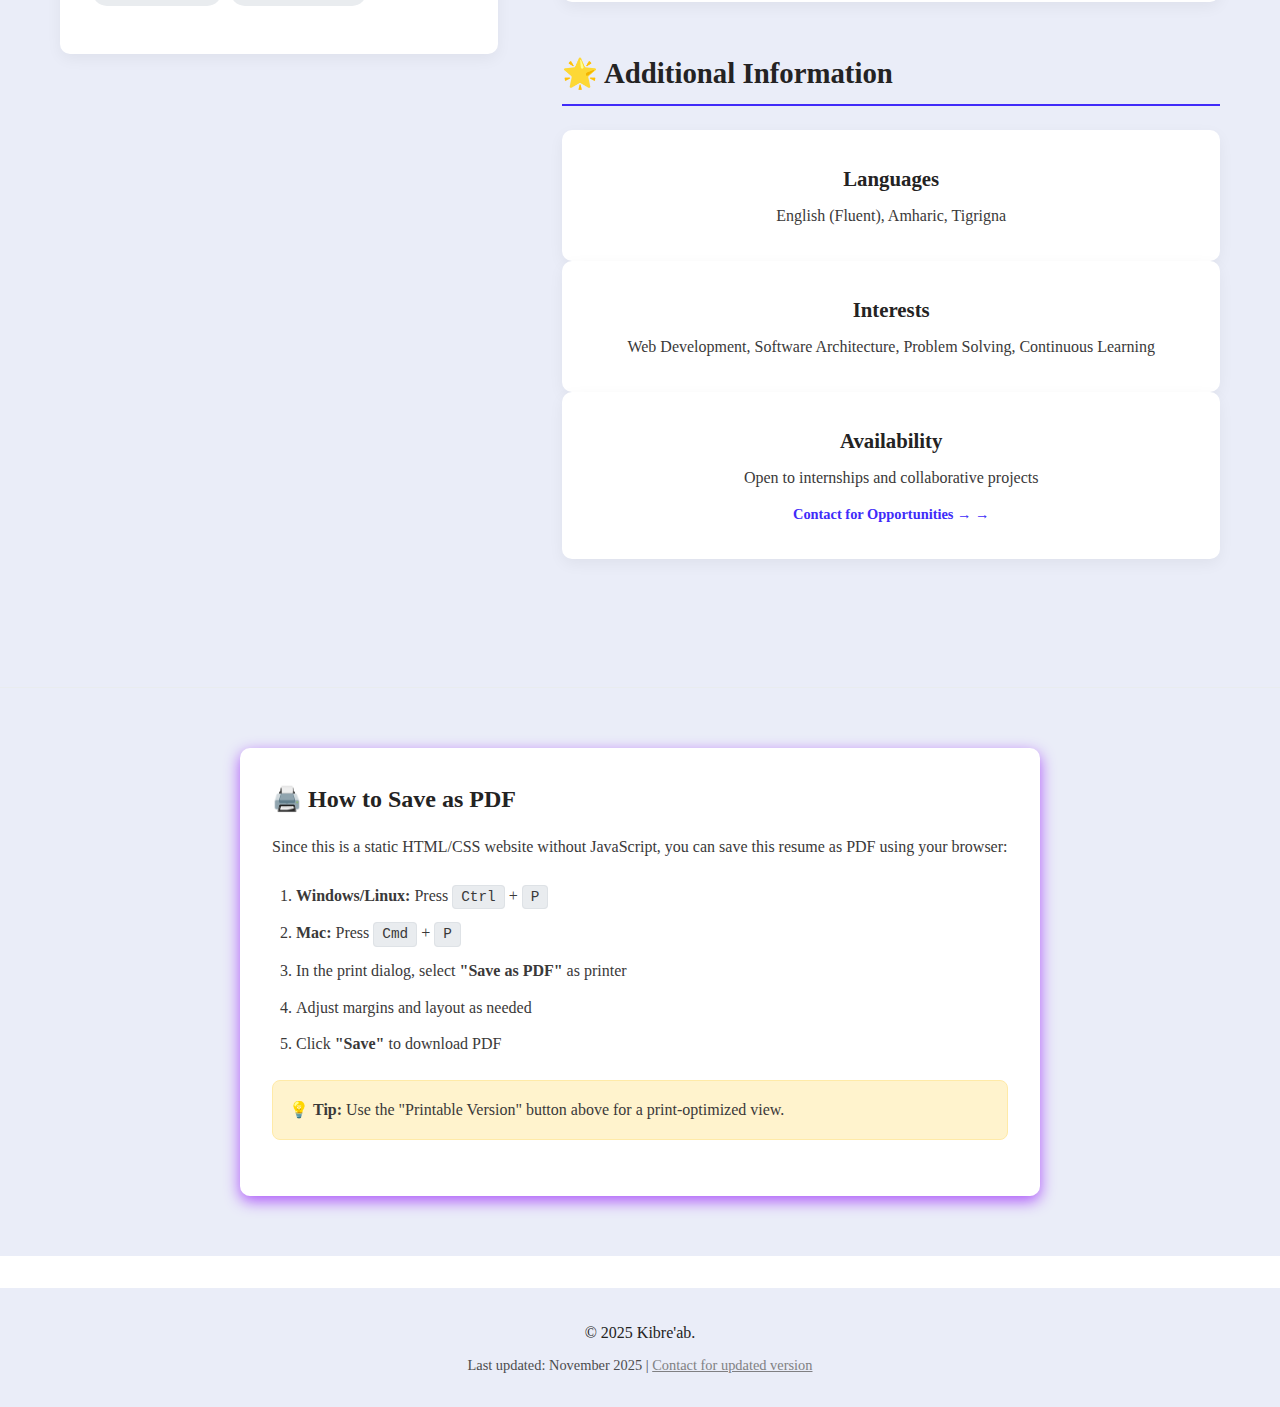
<file: resume.html>
<!DOCTYPE html>
<html lang="en">

<head>
    <meta charset="UTF-8">
    <meta name="viewport" content="width=device-width, initial-scale=1.0, maximum-scale=5.0, minimum-scale=1.0">
    <title>Resume - Kibreab's Portfolio</title>
    <link rel="stylesheet" href="css/styles.css">
</head>

<body>
   
    <nav class="navbar">
        <div class="nav-container">
            <div class="nav-logo">
                <a href="index.html">Kibreab</a>
            </div>
            
           
            <input type="checkbox" id="menu-toggle" class="menu-checkbox">
            <label for="menu-toggle" class="hamburger">
                <span></span>
                <span></span>
                <span></span>
            </label>
            
            <ul class="nav-menu">
                <li><a href="index.html">Home</a></li>
                <li><a href="about.html">About</a></li>
                <li><a href="projects.html">Projects</a></li>
                <li><a href="skills.html">Skills</a></li>
                <li><a href="blog.html">Blog</a></li>
                <li><a href="resume.html" class="active">Resume</a></li>
                <li><a href="contact.html">Contact</a></li>
                <li><a href="developer.html">Developer</a></li>
            </ul>
        </div>
    </nav>

    <main>
        <!-- Resume Hero -->
        <section class="resume-hero">
            <div class="container">
                <div class="resume-header">
                    <div class="resume-title">
                        <h1>Kibreab</h1>
                        <p class="resume-subtitle">Computer Science Student</p>
                        <p class="resume-tagline">Passionate developer with strong foundation in software development and problem-solving</p>
                    </div>
                    <div class="resume-actions">
                        <a href="#print-instructions" class="btn btn-primary">📄 Printable Version</a>
                        <a href="contact.html" class="btn btn-secondary">📧 Contact Me</a>
                    </div>
                </div>
                
                <div class="resume-contact">
                    <div class="contact-item">
    <span class="contact-icon">📧</span>
    <span>
        <a href="mailto:kibreab24kb@gmail.com" class="email-link">kibreab24kb@gmail.com</a>
           </span>
             </div>
                    <div class="contact-item">
                        <span class="contact-icon">📱</span>
                        <span>+251 937074001</span>
                    </div>
                    <div class="contact-item">
                        <span class="contact-icon">📍</span>
                        <span>Mekelle, Tigray, Ethiopia</span>
                    </div>
                    <div class="contact-item">
                        <span class="contact-icon">🔗</span>
                        <span><a href="https://github.com/kibreab24" style="color: white; text-decoration: underline;">github.com/yourusername</a></span>
                    </div>
                </div>
            </div>
        </section>

        <section class="resume-content">
            <div class="container">
                <div class="resume-grid">
                  
                    <div class="resume-left">
                       
                        <section class="resume-section">
                            <h2>🎓 Education</h2>
                            <div class="resume-item">
                                <h3>Bachelor of Computer Science</h3>
                                <p class="resume-meta">Mekelle University | 2023 - Present</p>
                                <ul class="resume-list">
                                    <li>Expected Graduation: 2027</li>
                                    <li>Current GPA: 3.8/4.0</li>
                                    <li>Relevant Courses: OOP, Databases, Networking, Web Programming, Software Engineering</li>
                                </ul>
                                <a href="about.html#education" class="resume-link">View Education Details →</a>
                            </div>
                        </section>

                        <!-- Skills -->
                        <section class="resume-section">
                            <h2>💻 Technical Skills</h2>
                            <div class="resume-item">
                                <h3>Programming Languages</h3>
                                <div class="skill-tags">
                                    <span class="skill-tag">Java</span>
                                    <span class="skill-tag">HTML5</span>
                                    <span class="skill-tag">CSS3</span>
                                    <span class="skill-tag">JavaScript</span>
                                    <span class="skill-tag">C++</span>
                                </div>
                                <a href="skills.html#programming" class="resume-link">View All Skills →</a>
                            </div>
                            
                            <div class="resume-item">
                                <h3>Tools & Technologies</h3>
                                <div class="skill-tags">
                                    <span class="skill-tag">Git & GitHub</span>
                                    <span class="skill-tag">VS Code</span>
                                    <span class="skill-tag">MySQL</span>
                                    <span class="skill-tag">JavaFX</span>
                                    <span class="skill-tag">Java</span>
                                </div>
                            </div>
                            
                            <div class="resume-item">
                                <h3>CS Concepts</h3>
                                <div class="skill-tags">
                                    <span class="skill-tag">Object-Oriented Programming</span>
                                    <span class="skill-tag">Database Systems</span>
                                    <span class="skill-tag">Computer Networks</span>
                                    <span class="skill-tag">Software Engineering</span>
                                </div>
                            </div>
                        </section>
                    </div>

                    <!-- Right Column -->
                    <div class="resume-right">
                        <!-- Projects -->
                        <section class="resume-section">
                            <h2>🚀 Projects</h2>
                            <div class="resume-item">
                                <h3><a href="projects.html#secondhand-connect" class="project-link">Secondhand Connect</a></h3>
                                <p class="resume-meta">JavaFX Desktop Application | In Progress</p>
                                <ul class="resume-list">
                                    <li>Marketplace for buying/selling used items</li>
                                    <li>User authentication and product management</li>
                                    <li>Database integration with MySQL</li>
                                    <li>Modern GUI with JavaFX components</li>
                                </ul>
                                <a href="projects.html#secondhand-connect" class="resume-link">View Project Details →</a>
                            </div>
                            
                            <div class="resume-item">
                                <h3><a href="projects.html#quiz-system" class="project-link">Quiz Management System</a></h3>
                                <p class="resume-meta">Java Console Application | Completed</p>
                                <ul class="resume-list">
                                    <li>Demonstrates OOP principles</li>
                                    <li>Multiple question types support</li>
                                    <li>Score tracking and results display</li>
                                    <li>Data encapsulation and security</li>
                                </ul>
                                <a href="projects.html#quiz-system" class="resume-link">View Project Details →</a>
                            </div>
                            
                            <div class="resume-item">
                                <h3><a href="projects.html#portfolio" class="project-link">Portfolio Website</a></h3>
                                <p class="resume-meta">Responsive Web Application | Completed</p>
                                <ul class="resume-list">
                                    <li>8-page responsive portfolio</li>
                                    <li>Modern HTML5/CSS3 implementation</li>
                                    <li>Mobile-first design approach</li>
                                    <li>Clean, semantic code structure</li>
                                </ul>
                                <a href="projects.html#portfolio" class="resume-link">View Project Details →</a>
                            </div>
                        </section>

                        <section class="resume-section">
                            <h2>🌟 Additional Information</h2>
                            <div class="resume-item">
                                <h3>Languages</h3>
                                <p>English (Fluent), Amharic, Tigrigna</p>
                            </div>
                            
                            <div class="resume-item">
                                <h3>Interests</h3>
                                <p>Web Development, Software Architecture, Problem Solving, Continuous Learning</p>
                            </div>
                            
                            <div class="resume-item">
                                <h3>Availability</h3>
                                <p>Open to internships and collaborative projects</p>
                                <a href="contact.html" class="resume-link">Contact for Opportunities →</a>
                            </div>
                        </section>
                    </div>
                </div>
            </div>
        </section>

        <!-- Print Instructions -->
        <section class="print-instructions" id="print-instructions">
            <div class="container">
                <div class="instruction-card">
                    <h3>🖨️ How to Save as PDF</h3>
                    <p>Since this is a static HTML/CSS website without JavaScript, you can save this resume as PDF using your browser:</p>
                    <ol class="instruction-steps">
                        <li><strong>Windows/Linux:</strong> Press <kbd>Ctrl</kbd> + <kbd>P</kbd></li>
                        <li><strong>Mac:</strong> Press <kbd>Cmd</kbd> + <kbd>P</kbd></li>
                        <li>In the print dialog, select <strong>"Save as PDF"</strong> as printer</li>
                        <li>Adjust margins and layout as needed</li>
                        <li>Click <strong>"Save"</strong> to download PDF</li>
                    </ol>
                    <p class="instruction-note">💡 <strong>Tip:</strong> Use the "Printable Version" button above for a print-optimized view.</p>
                </div>
            </div>
        </section>
    </main>

    <footer>
        <p>&copy; 2025 Kibre'ab.</p>
        <p class="footer-note">Last updated: November 2025 | <a href="contact.html" style="color: #666;">Contact for updated version</a></p>
    </footer>

</body>
</html>
</file>
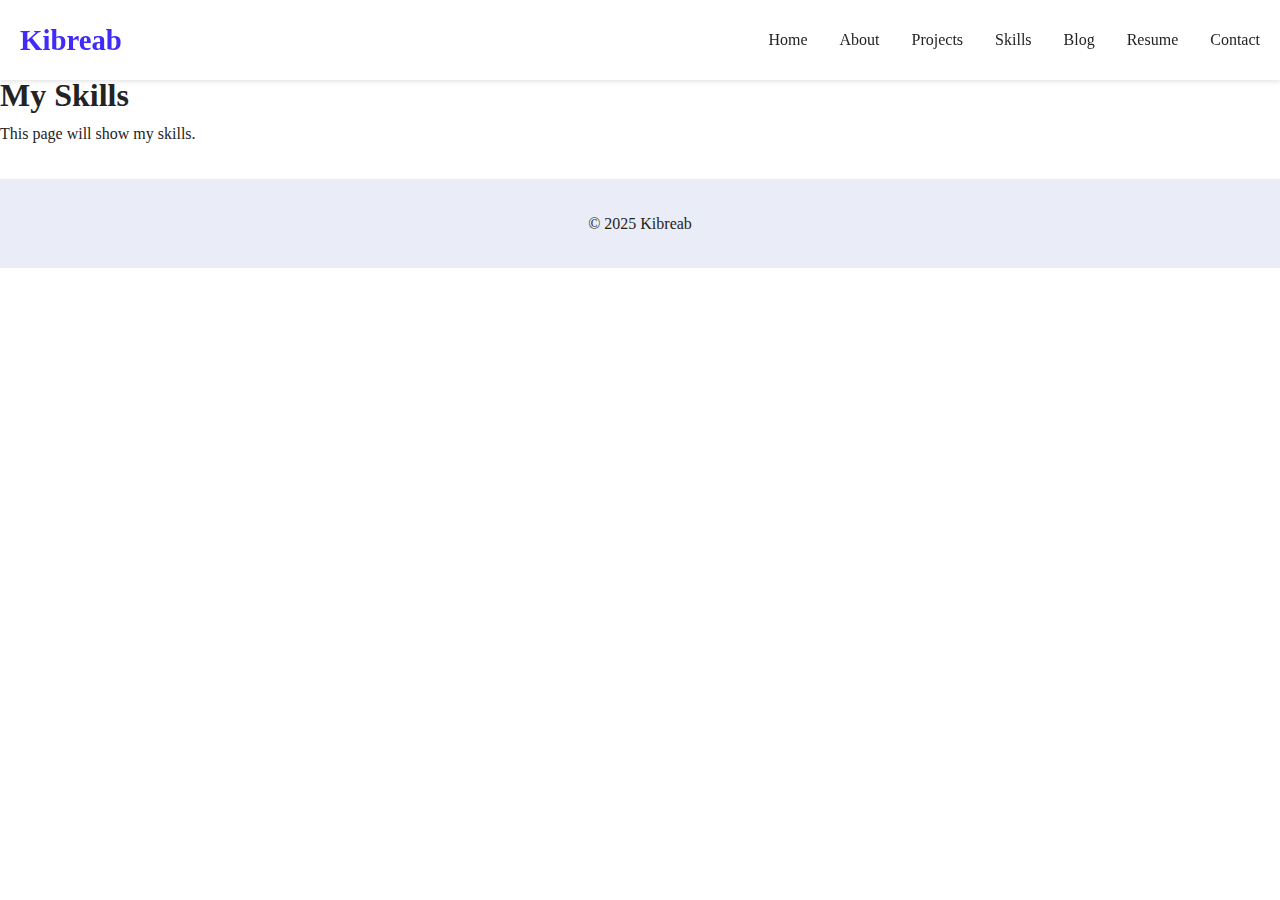
<file: skills.html>
<!DOCTYPE html>
<html lang="en">

<head>
    <meta charset="UTF-8">
    <meta name="viewport" content="width=device, initial-scale=1.0">
    <title>Skills - Kibreab's Portfolio</title>
    <link rel="stylesheet" href="css/styles.css">
</head>

<body>
          <!-- navigation bar-->
        <nav class="navbar">
            <div class="nav-container">
                <div class="nav-logo">
                    <a href="index.html">Kibreab</a>
                </div>
                <ul class="nav-menu">
                    <li><a href="index.html">Home</a></li>
                    <li><a href="about.html">About</a></li>
                    <li><a href="projects.html">Projects</a></li>
                    <li><a href="skills.html">Skills</a></li>
                    <li><a href="blog.html">Blog</a></li>
                    <li><a href="resume.html">Resume</a></li>
                    <li><a href="contact.html">Contact</a></li>

                </ul>
            <div class="hamburger">
                <span></span>
                <span></span>
                <span></span>
            </div>
       </div>
  </nav>

   <main>
      <h1>My Skills</h1>
        <p>This page will show my skills.</p>
   </main>


   <footer>
        <p>&copy; 2025 Kibreab</p>
   </footer>

     <script src="js/script.js"></script>


</body>
</html>
</file>
<file: css/styles.css>
:root {
    --primary: #402bf9;
    --gradient: linear-gradient(135deg, #454cd4e7 30%, #7735b9 70%);
    --text-dark: #242323;
    --text-light: #3a3939;
    --bg-light: #eaedf8;
    --white: #fff;
    --shadow: 0 5px 15px rgba(172, 83, 250, 0.986);
    --transition: all 0.2s ease;
}

* { box-sizing: border-box; margin: 0; padding: 0; }

body {
    font-family: 'Arial, sans-serif';
    line-height: 1.6;
    color: var(--text-dark);
    padding-top: 70px;
}

.container { max-width: 1200px; margin: 0 auto; padding: 0 20px; }

/* Navigation */
.navbar {
    background: var(--white);
    box-shadow: 0 2px 4px rgba(0,0,0,0.1);
    position: fixed;
    width: 100%;
    top: 0;
    z-index: 1000;
}

.nav-container {
    display: flex;
    justify-content: space-between;
    align-items: center;
    height: 80px;
    padding: 0 20px;
}

.nav-logo a {
    font-size: 1.8rem;
    font-weight: bold;
    color: var(--primary);
    text-decoration: none;
}

.nav-menu {
    display: flex;
    list-style: none;
    gap: 2rem;
    margin: 0;
    padding: 0;
}

.nav-menu li { list-style: none; }

.nav-menu a {
    text-decoration: none;
    color: var(--text-dark);
    font-weight: 500;
    transition: var(--transition);
}

.nav-menu a:hover { color: var(--primary); }

.nav-menu a.active {
    color: var(--primary);
    font-weight: 600;
    position: relative;
}

/* Hamburger */
.menu-checkbox { display: none; }

.hamburger {
    display: none;
    flex-direction: column;
    cursor: pointer;
    padding: 10px;
    z-index: 1001;
}

.hamburger span {
    width: 25px;
    height: 3px;
    background: var(--text-dark);
    margin: 3px 0;
    transition: 0.3s;
    display: block;
}

/* Hero */
.hero {
    background: var(--gradient);
    color: var(--white);
    padding: 80px 0 60px;
    min-height: 80vh;
    display: flex;
    align-items: center;
}

.hero-container {
    display: flex;
    align-items: center;
    justify-content: space-between;
    gap: 4rem;
    padding: 0 30px;
}

.hero-content { flex: 1; text-align: left; }
.hero-image { flex-shrink: 0; }

.hero-title {
    font-size: 3.5rem;
    font-weight: 700;
    margin-bottom: 1rem;
    line-height: 1.2;
    animation: fadeIn 2s ease-in-out;
}
@keyframes fadeIn {
    0% { opacity: 0; transform: translateY(-20px); }
    100% { opacity: 1; transform: translateY(0); }
}
@keyframes pulse {
    0% { transform: scale(1); }
    50% { transform: scale(1.05); }
    100% { transform: scale(1); }
}

.highlight {
    color: #ffd700;
    display: inline-block;
    animation: pulse 2s infinite;
}

.hero-subtitle {
    font-size: 1.5rem;
    margin-bottom: 1.5rem;
    opacity: 0.9;
}

.hero-description {
    font-size: 1.3rem;
    margin-bottom: 2.5rem;
    opacity: 1;
    line-height: 1.9;
    color: #fcfaf8;
    max-width: 800px;
}

.hero-buttons {
    display: flex;
    gap: 2rem;
    flex-wrap: wrap;
}

/* Buttons */
.btn {
    padding: 12px 30px;
    border-radius: 8px;
    text-decoration: none;
    font-weight: 600;
    transition: var(--transition);
    display: inline-block;
    text-align: center;
    cursor: pointer;
    border: none;
    font-family: inherit;
}

.btn-primary {
    background: #ff6b6b;
    color: var(--white);
}

.btn-primary:hover {
    transform: translateY(-3px);
    box-shadow: 0 10px 25px rgba(255, 107, 107, 0.3);
}

.btn-secondary {
    background: transparent;
    color: var(--white);
    border: 2px solid var(--white);
}

.btn-secondary:hover {
    background: var(--white);
    color: var(--text-dark);
}

/* Profile */
.profile-card {
    background: rgba(255, 255, 255, 0.1);
    backdrop-filter: blur(10px);
    border-radius: 20px;
    padding: 2rem;
    text-align: center;
    border: 1px solid rgba(255, 255, 255, 0.2);
    width: 300px;
}

.profile-photo {
    width: 200px;
    height: 200px;
    margin: 0 auto 1.5rem;
    border-radius: 50%;
    overflow: hidden;
    border: 4px solid rgba(255, 255, 255, 0.3);
    box-shadow: 0 10px 30px rgba(0, 0, 0, 0.3);
}

.profile-img {
    width: 100%;
    height: 100%;
    object-fit: cover;
    transition: transform 0.3s ease;
}

.profile-img:hover { transform: scale(1.05); }

.profile-card h3 {
    font-size: 1.5rem;
    margin-bottom: 0.5rem;
    color: white;
}

.profile-card p {
    opacity: 0.8;
    color: white;
    font-size: 1rem;
}

/* Common Sections */
.quick-intro,
.my-story,
.featured-projects,
.skills-section,
.blog-articles,
.contact-content,
.resume-content {
    padding: 80px 0;
}

.quick-intro,
.education-timeline,
.contact-faq,
.blog-articles,
.resume-content,
.featured-projects,
.skills-section.bg-light {
    background: var(--bg-light);
}

/* Section Headings */
.quick-intro h2,
.education-timeline h2,
.featured-projects h2,
.skills-section h2,
.contact-faq h2,
.interests h2,
.learning-section h2,
.about-hero h1,
.projects-hero h1,
.skills-hero h1,
.blog-hero h1,
.contact-hero h1,
.resume-title h1 {
    text-align: center;
    font-size: 2.5rem;
    margin-bottom: 3rem;
    color: var(--text-dark);
    line-height: 1.3;
}

/* Cards */
.intro-card,
.interest-card,
.concept-category,
.tool-item,
.learning-item,
.faq-item,
.stat-item,
.timeline-content,
.resume-item {
    background: var(--white);
    padding: 2rem;
    border-radius: 10px;
    text-align: center;
    box-shadow: var(--shadow);
    transition: var(--transition);
}

.intro-card:hover,
.interest-card:hover,
.timeline-content:hover,
.tool-item:hover,
.learning-item:hover,
.faq-item:hover,
.stat-item:hover,
.resume-item:hover {
    transform: translateY(-5px);
}

.intro-card h3,
.interest-card h3,
.concept-category h3,
.tool-name,
.stat-item p {
    font-size: 1.5rem;
    margin-bottom: 1rem;
    color: var(--text-dark);
}

.intro-card p,
.interest-card p,
.faq-item p,
.resume-item p,
.timeline-content p {
    color: var(--text-light);
    line-height: 1.6;
}

/* Grids */
.intro-grid,
.interests-grid,
.learning-grid {
    display: grid;
    grid-template-columns: repeat(auto-fit, minmax(250px, 1fr));
    gap: 2rem;
}

/* Footer */
footer {
    background: var(--bg-light);
    text-align: center;
    padding: 2rem 0;
    margin-top: 2rem;
}

/* ===== ABOUT PAGE ===== */
.about-hero,
.projects-hero,
.skills-hero,
.blog-hero,
.contact-hero,
.resume-hero {
    background: var(--gradient);
    color: white;
    padding: 120px 0 80px;
    text-align: center;
}

.about-subtitle,
.projects-subtitle,
.skills-subtitle,
.blog-subtitle,
.contact-subtitle {
    font-size: 1.3rem;
    opacity: 0.9;
    max-width: 600px;
    margin: 0 auto;
    line-height: 1.5;
    padding: 0 1rem;
}

.my-story { background: white; }

.story-grid {
    display: grid;
    grid-template-columns: 1fr 1fr;
    gap: 4rem;
    align-items: center;
}

.code-placeholder {
    background: #1a1a1a;
    color: #00ff00;
    padding: 2rem;
    border-radius: 10px;
    font-family: 'Courier New', monospace;
    border: 1px solid #333;
    box-shadow: 0 10px 30px rgba(0,0,0,0.3);
    width: 100%;
    max-width: 400px;
    overflow: auto;
}

.timeline {
    max-width: 800px;
    margin: 0 auto;
}

.timeline-item {
    display: flex;
    margin-bottom: 3rem;
    position: relative;
}

.timeline-item::before {
    content: '';
    position: absolute;
    left: 150px;
    top: 0;
    bottom: -3rem;
    width: 2px;
    background: var(--primary);
}

.timeline-date {
    width: 150px;
    font-weight: bold;
    color: var(--primary);
    padding-right: 3rem;
    font-size: 1.1rem;
}

.timeline-content { flex: 1; }

.timeline-content h3 {
    margin-bottom: 0.5rem;
    color: var(--text-dark);
    font-size: 1.3rem;
}

.timeline-content ul {
    list-style: none;
    padding: 0;
    margin-top: 0.5rem;
}

.timeline-content li {
    padding: 0.3rem 0;
    color: var(--text-light);
    position: relative;
    padding-left: 1.2rem;
}

.timeline-content li::before {
    content: '▸';
    position: absolute;
    left: 0;
    color: var(--primary);
    font-weight: bold;
}

.interests { background: white; }

.interests-grid { max-width: 1000px; margin: 0 auto; }

.interest-card {
    border-left: 4px solid var(--primary);
    height: 100%;
    display: flex;
    flex-direction: column;
    justify-content: center;
}

.interest-card:hover { background: white; }

.interest-card h3 {
    display: flex;
    align-items: center;
    justify-content: center;
    gap: 0.5rem;
}

/* ===== PROJECTS PAGE ===== */
.project-card {
    border-radius: 15px;
    padding: 2rem;
    margin-bottom: 3rem;
    box-shadow: 0 10px 30px rgba(0,0,0,0.1);
    display: grid;
    grid-template-columns: 2fr 1fr;
    gap: 2rem;
    align-items: start;
    overflow: hidden;
}

.project-card:hover {
    box-shadow: 0 20px 40px rgba(0,0,0,0.15);
}

.project-card.featured {
    border: 2px solid var(--primary);
    background: linear-gradient(135deg, #fff 0%, #f0f7ff 100%);
}

.project-header {
    display: flex;
    justify-content: space-between;
    align-items: flex-start;
    margin-bottom: 1rem;
    flex-wrap: wrap;
    gap: 1rem;
}

.project-header h3 {
    font-size: 1.8rem;
    color: var(--text-dark);
    margin: 0;
    line-height: 1.3;
}

.project-status {
    padding: 0.3rem 1rem;
    border-radius: 20px;
    font-size: 0.8rem;
    font-weight: bold;
    text-transform: uppercase;
    white-space: nowrap;
}

.project-status.in-progress {
    background: #fff3cd;
    color: #856404;
    border: 1px solid #ffeaa7;
}

.project-status.completed {
    background: #d1ecf1;
    color: #0c5460;
    border: 1px solid #bee5eb;
}

.project-description {
    font-size: 1.1rem;
    line-height: 1.6;
    margin-bottom: 1.5rem;
}

.project-features h4 {
    color: var(--text-dark);
    margin-bottom: 0.5rem;
    font-size: 1.2rem;
}

.project-features ul {
    list-style: none;
    padding: 0;
    margin-bottom: 1.5rem;
}

.project-features li {
    padding: 0.3rem 0;
    color: var(--text-light);
    position: relative;
    padding-left: 1.5rem;
    line-height: 1.5;
}

.project-features li::before {
    content: '✓';
    position: absolute;
    left: 0;
    color: var(--primary);
    font-weight: bold;
}

.project-tech,
.blog-tags,
.skill-tags {
    display: flex;
    flex-wrap: wrap;
    gap: 0.5rem;
    margin-bottom: 1rem;
}

.tech-tag,
.blog-tag,
.skill-tag {
    background: #e9ecef;
    color: #495057;
    padding: 0.3rem 0.8rem;
    border-radius: 15px;
    font-size: 0.8rem;
    font-weight: 500;
}

.tech-tag:hover {
    background: var(--primary);
    color: white;
    transform: translateY(-2px);
}

.project-image { display: flex; justify-content: center; align-items: center; }

.project-placeholder {
    background: var(--gradient);
    color: white;
    padding: 2rem;
    border-radius: 10px;
    text-align: center;
    width: 100%;
    min-height: 200px;
    display: flex;
    flex-direction: column;
    justify-content: center;
    align-items: center;
}

.project-icon {
    font-size: 3rem;
    margin-bottom: 1rem;
    line-height: 1;
}

.project-stats { background: white; padding: 60px 0; }

.stats-grid {
    display: grid;
    grid-template-columns: repeat(auto-fit, minmax(200px, 1fr));
    gap: 2rem;
    text-align: center;
    max-width: 1000px;
    margin: 0 auto;
}

.stat-item:hover { background: white; }

.stat-item h3 {
    font-size: 3rem;
    color: var(--primary);
    margin-bottom: 0.5rem;
    line-height: 1;
}

/* ===== SKILLS PAGE ===== */
.skills-grid { max-width: 800px; margin: 0 auto; }

.skill-category { margin-bottom: 3rem; }

.skill-category h3 {
    font-size: 1.5rem;
    margin-bottom: 1.5rem;
    color: var(--text-dark);
    display: flex;
    align-items: center;
    gap: 0.5rem;
}

.skill-items {
    background: white;
    border-radius: 10px;
    padding: 1.5rem;
    box-shadow: var(--shadow);
}

.skill-item {
    display: flex;
    align-items: center;
    justify-content: space-between;
    margin-bottom: 1.5rem;
    padding: 0.5rem 0;
}

.skill-name {
    font-weight: 600;
    color: var(--text-dark);
    min-width: 120px;
}

.skill-level {
    flex: 1;
    height: 8px;
    background: #e9ecef;
    border-radius: 10px;
    margin: 0 1.5rem;
    overflow: hidden;
}

.skill-bar {
    height: 100%;
    background: linear-gradient(90deg, var(--primary), #3b82f6);
    border-radius: 10px;
}

.skill-percent {
    font-weight: 600;
    color: var(--primary);
    min-width: 40px;
    text-align: right;
}

.concepts-grid {
    display: grid;
    grid-template-columns: repeat(auto-fit, minmax(300px, 1fr));
    gap: 2rem;
    max-width: 1000px;
    margin: 0 auto;
}

.concept-category:hover { box-shadow: 0 8px 25px rgba(0,0,0,0.15); }

.concept-category h3 {
    font-size: 1.3rem;
    margin-bottom: 1.5rem;
}

.concept-item {
    display: flex;
    justify-content: space-between;
    align-items: center;
    padding: 0.8rem 0;
    border-bottom: 1px solid #f0f0f0;
}

.concept-name {
    color: var(--text-dark);
    font-weight: 500;
    flex: 1;
    padding-right: 1rem;
}

.concept-level {
    padding: 0.3rem 0.8rem;
    border-radius: 15px;
    font-size: 0.8rem;
    font-weight: 600;
    text-transform: uppercase;
    white-space: nowrap;
}

.concept-level.advanced {
    background: #d1ecf1;
    color: #0c5460;
    border: 1px solid #bee5eb;
}

.concept-level.intermediate {
    background: #fff3cd;
    color: #856404;
    border: 1px solid #ffeaa7;
}

.concept-level.beginner {
    background: #f8d7da;
    color: #721c24;
    border: 1px solid #f5c6cb;
}

.tools-grid {
    display: grid;
    grid-template-columns: repeat(auto-fit, minmax(150px, 1fr));
    gap: 1.5rem;
    max-width: 800px;
    margin: 0 auto;
}

.tool-item { border: 1px solid #e9ecef; }

.tool-item:hover { box-shadow: 0 10px 25px rgba(0,0,0,0.15); }

.tool-icon {
    font-size: 2rem;
    display: block;
    margin-bottom: 0.5rem;
    line-height: 1;
}

.learning-section {
    background: var(--gradient);
    color: white;
    padding: 80px 0;
}

.learning-section h2 { color: white; }

.learning-item {
    background: rgba(255,255,255,0.1);
    backdrop-filter: blur(10px);
    border: 1px solid rgba(255,255,255,0.2);
}

.learning-item:hover { background: rgba(255,255,255,0.15); }

.learning-item h3 {
    font-size: 1.3rem;
    margin-bottom: 1rem;
    display: flex;
    align-items: center;
    justify-content: center;
    gap: 0.5rem;
}

/* ===== BLOG PAGE ===== */
.blog-card {
    display: flex;
    gap: 2rem;
    border-radius: 15px;
    padding: 2rem;
    margin-bottom: 3rem;
    box-shadow: 0 10px 30px rgba(0,0,0,0.1);
}

.blog-card:hover { box-shadow: 0 20px 40px rgba(0,0,0,0.15); }

.blog-date {
    background: var(--primary);
    color: white;
    padding: 1rem;
    border-radius: 10px;
    text-align: center;
    min-width: 80px;
    display: flex;
    flex-direction: column;
    justify-content: center;
}

.date-day {
    font-size: 2rem;
    font-weight: bold;
    line-height: 1;
}

.date-month {
    font-size: 1rem;
    text-transform: uppercase;
    margin: 0.3rem 0;
}

.date-year { font-size: 0.9rem; opacity: 0.9; }

.blog-content { flex: 1; }

.blog-content h2 {
    font-size: 1.8rem;
    margin-bottom: 1rem;
    color: var(--text-dark);
    line-height: 1.3;
}

.blog-meta {
    display: flex;
    gap: 1.5rem;
    margin-bottom: 1rem;
    flex-wrap: wrap;
}

.blog-category {
    background: #e9ecef;
    color: #495057;
    padding: 0.3rem 0.8rem;
    border-radius: 15px;
    font-size: 0.8rem;
    font-weight: 500;
}

.blog-read-time {
    color: var(--text-light);
    font-size: 0.9rem;
    display: flex;
    align-items: center;
    gap: 0.3rem;
}

.blog-excerpt {
    font-size: 1.1rem;
    line-height: 1.6;
    margin-bottom: 1.5rem;
}

.blog-tag {
    background: #f1f8ff;
    color: var(--primary);
    border: 1px solid #dbeafe;
}

.blog-read-more {
    color: var(--primary);
    text-decoration: none;
    font-weight: 600;
    display: inline-flex;
    align-items: center;
    gap: 0.5rem;
    transition: gap 0.3s ease;
}

.blog-read-more:hover { gap: 0.8rem; }

/* Blog Sidebar */
.blog-sidebar { background: white; padding: 60px 0; }

.sidebar-content {
    display: grid;
    grid-template-columns: repeat(auto-fit, minmax(300px, 1fr));
    gap: 3rem;
    max-width: 1000px;
    margin: 0 auto;
}

.sidebar-section h3 {
    font-size: 1.3rem;
    margin-bottom: 1.5rem;
    color: var(--text-dark);
    display: flex;
    align-items: center;
    gap: 0.5rem;
}

.category-list {
    list-style: none;
    padding: 0;
}

.category-list li { margin-bottom: 0.8rem; }

.category-list a {
    color: var(--text-light);
    text-decoration: none;
    transition: color 0.3s ease;
    display: flex;
    justify-content: space-between;
}

.category-list a:hover { color: var(--primary); }

.tag-cloud { display: flex; flex-wrap: wrap; gap: 0.5rem; }

.tag-item {
    background: var(--bg-light);
    color: #495057;
    padding: 0.3rem 0.8rem;
    border-radius: 15px;
    font-size: 0.8rem;
    border: 1px solid #e9ecef;
}

/* ===== CONTACT PAGE ===== */
.contact-grid {
    display: grid;
    grid-template-columns: 1fr 1fr;
    gap: 4rem;
    max-width: 1200px;
    margin: 0 auto;
}

.contact-form-container h2,
.contact-info h2 {
    font-size: 2rem;
    margin-bottom: 2rem;
    color: var(--text-dark);
}

.contact-form {
    background: var(--bg-light);
    padding: 2rem;
    border-radius: 15px;
    box-shadow: var(--shadow);
}

.form-group { margin-bottom: 1.5rem; }

.form-group label {
    display: block;
    margin-bottom: 0.5rem;
    font-weight: 600;
    color: var(--text-dark);
    font-size: 0.95rem;
}

.form-group input,
.form-group textarea {
    width: 100%;
    padding: 0.8rem 1rem;
    border: 2px solid #e9ecef;
    border-radius: 8px;
    font-size: 1rem;
    font-family: inherit;
    transition: var(--transition);
    box-sizing: border-box;
}

.form-group input:focus,
.form-group textarea:focus {
    outline: none;
    border-color: var(--primary);
    box-shadow: 0 0 0 3px rgba(37, 99, 235, 0.1);
}

.contact-form .btn {
    width: 100%;
    padding: 1rem;
    font-size: 1.1rem;
}

.contact-info { padding: 1rem; }

.info-item {
    display: flex;
    gap: 1.5rem;
    margin-bottom: 2rem;
    padding: 1.5rem;
    background: var(--bg-light);
    border-radius: 10px;
    transition: var(--transition);
}

.info-item:hover {
    background: white;
    box-shadow: 0 5px 15px rgba(0,0,0,0.1);
}

.info-icon {
    font-size: 2rem;
    background: var(--primary);
    color: white;
    width: 60px;
    height: 60px;
    border-radius: 50%;
    display: flex;
    align-items: center;
    justify-content: center;
    flex-shrink: 0;
}

.info-content h3 {
    font-size: 1.2rem;
    margin-bottom: 0.3rem;
    color: var(--text-dark);
}

.info-content p {
    font-size: 1.1rem;
    color: var(--primary);
    font-weight: 600;
    margin-bottom: 0.2rem;
}

.info-content small {
    color: var(--text-light);
    font-size: 0.9rem;
}

.faq-grid {
    display: grid;
    grid-template-columns: repeat(auto-fit, minmax(300px, 1fr));
    gap: 2rem;
    max-width: 1200px;
    margin: 0 auto;
}

.faq-item:hover { box-shadow: 0 10px 25px rgba(0,0,0,0.15); }

.faq-item h3 {
    font-size: 1.3rem;
    margin-bottom: 1rem;
    color: var(--text-dark);
    display: flex;
    align-items: center;
    gap: 0.5rem;
}

.footer-note {
    margin-top: 0.5rem;
    font-size: 0.9rem;
    opacity: 0.8;
}

/* ===== RESUME PAGE ===== */
.resume-hero { padding: 100px 0 60px; }

.resume-header {
    display: flex;
    justify-content: space-between;
    align-items: flex-start;
    flex-wrap: wrap;
    gap: 2rem;
    margin-bottom: 2rem;
}

.resume-title h1 { margin-bottom: 0.5rem; }

.resume-subtitle {
    font-size: 1.5rem;
    opacity: 0.9;
    margin-bottom: 1rem;
}

.resume-tagline {
    font-size: 1.1rem;
    opacity: 0.8;
    max-width: 500px;
    line-height: 1.5;
}

.resume-actions { display: flex; gap: 1rem; flex-wrap: wrap; }

.resume-contact {
    display: flex;
    flex-wrap: wrap;
    gap: 2rem;
    padding-top: 2rem;
    border-top: 1px solid rgba(255,255,255,0.2);
}

.contact-item {
    display: flex;
    align-items: center;
    gap: 0.5rem;
    font-size: 1rem;
}

.contact-icon { font-size: 1.2rem; }

.resume-grid {
    display: grid;
    grid-template-columns: 1fr 1.5fr;
    gap: 4rem;
    max-width: 1200px;
    margin: 0 auto;
}

.resume-section { margin-bottom: 3rem; }

.resume-section h2 {
    font-size: 1.8rem;
    margin-bottom: 1.5rem;
    color: var(--text-dark);
    display: flex;
    align-items: center;
    gap: 0.5rem;
    padding-bottom: 0.5rem;
    border-bottom: 2px solid var(--primary);
}

.resume-item { box-shadow: 0 5px 15px rgba(0,0,0,0.05); }

.resume-item:hover { box-shadow: 0 8px 25px rgba(0,0,0,0.1); }

.resume-item h3 {
    font-size: 1.3rem;
    margin-bottom: 0.5rem;
    color: var(--text-dark);
}

.resume-meta {
    color: var(--text-light);
    font-size: 0.95rem;
    margin-bottom: 1rem;
    font-style: italic;
}

.resume-list {
    list-style: none;
    padding: 0;
    margin: 0;
}

.resume-list li {
    padding: 0.3rem 0;
    color: var(--text-light);
    position: relative;
    padding-left: 1.5rem;
    line-height: 1.5;
}

.resume-list li::before {
    content: '•';
    position: absolute;
    left: 0;
    color: var(--primary);
    font-weight: bold;
    font-size: 1.2rem;
}

.skill-tags { margin-top: 0.5rem; }

.project-link {
    color: var(--primary);
    text-decoration: none;
    transition: color 0.3s ease;
}

.project-link:hover {
    color: #1d4ed8;
    text-decoration: underline;
}

.resume-link {
    display: inline-block;
    margin-top: 0.8rem;
    color: var(--primary);
    text-decoration: none;
    font-weight: 600;
    font-size: 0.9rem;
    transition: gap 0.3s ease;
}

.resume-link:hover { gap: 0.5rem; }

.resume-link::after {
    content: ' →';
    transition: transform 0.3s ease;
}

.resume-link:hover::after { transform: translateX(3px); }

.print-notice {
    padding: 2rem 0;
    background: white;
    text-align: center;
    border-top: 1px solid #e9ecef;
}

.print-notice p {
    color: var(--text-light);
    font-size: 0.95rem;
    max-width: 600px;
    margin: 0 auto;
    display: flex;
    align-items: center;
    justify-content: center;
    gap: 0.5rem;
}

.print-instructions {
    padding: 60px 0;
    background: var(--bg-light);
    border-top: 1px solid #e9ecef;
}

.instruction-card {
    background: white;
    padding: 2rem;
    border-radius: 10px;
    box-shadow: var(--shadow);
    max-width: 800px;
    margin: 0 auto;
}

.instruction-card h3 {
    font-size: 1.5rem;
    margin-bottom: 1rem;
    color: var(--text-dark);
    display: flex;
    align-items: center;
    gap: 0.5rem;
}

.instruction-card p {
    color: var(--text-light);
    line-height: 1.6;
    margin-bottom: 1.5rem;
}

.instruction-steps {
    padding-left: 1.5rem;
    margin-bottom: 1.5rem;
}

.instruction-steps li {
    margin-bottom: 0.8rem;
    color: var(--text-light);
    line-height: 1.5;
}

.instruction-steps kbd {
    background: #e9ecef;
    padding: 0.2rem 0.5rem;
    border-radius: 4px;
    font-family: monospace;
    font-size: 0.9rem;
    border: 1px solid #dee2e6;
}

.instruction-note {
    background: #fff3cd;
    border: 1px solid #ffeaa7;
    border-radius: 8px;
    padding: 1rem;
    color: #856404;
}



/* ===== RESPONSIVE DESIGN ===== */
@media (max-width: 768px) {
    body { padding-top: 60px; }
    
    .hamburger { display: flex; }
    
    .nav-menu {
        max-height: 800px;
        overflow-y: auto;
        display: none;
        position: absolute;
        top: 60px;
        left: 0;
        width: 100%;
        flex-direction: column;
        background: white;
        box-shadow: 0 10px 27px rgba(97,217,250);
        padding: 1rem 0;
        z-index: 1000;
    }
    
    .menu-checkbox:checked ~ .nav-menu { display: flex; }
    
    .menu-checkbox:checked + .hamburger span:nth-child(1) {
        transform: rotate(45deg) translate(5px,5px);
    }
    
    .menu-checkbox:checked + .hamburger span:nth-child(2) { opacity: 0; }
    
    .menu-checkbox:checked + .hamburger span:nth-child(3) {
        transform: rotate(-45deg) translate(7px,-6px);
    }
    
    .nav-menu li {
        width: 100%;
        text-align: center;
        border-bottom: 1px solid #f0f0f0;
    }
    
    .nav-menu a {
        display: block;
        padding: 1rem;
        width: 100%;
    }
    
    .nav-menu a.active {
        background-color: #f0f7ff;
    }
    
    .nav-menu a.active::after { display: none; }
    
    /* Hero */
    .hero-container {
        flex-direction: column;
        text-align: center;
        gap: 2rem;
    }
    
    .hero-image { order: 1; margin-bottom: 2rem; }
    .hero-content { order: 2; text-align: center; }
    .hero-title { font-size: 2.5rem; }
     .hero-description { font-size: 0.95rem; }
    .hero-buttons { justify-content: center; }
    
    /* Headers */
    .about-hero h1,
    .projects-hero h1,
    .skills-hero h1,
    .blog-hero h1,
    .contact-hero h1,
    .resume-title h1,
    .featured-projects h2,
    .skills-section h2,
    .contact-faq h2,
    .education-timeline h2,
    .interests h2,
    .learning-section h2 {
        font-size: 2rem;
    }
    
    .about-subtitle,
    .projects-subtitle,
    .skills-subtitle,
    .blog-subtitle,
    .contact-subtitle {
        font-size: 1.1rem;
        padding: 0 1rem;
    }
    
    /* Grids */
    .story-grid,
    .contact-grid,
    .resume-grid,
    .project-card,
    .concepts-grid,
    .faq-grid {
        grid-template-columns: 1fr;
    }
    
    .sidebar-content { grid-template-columns: 1fr; gap: 2rem; }
    
    /* Cards */
    .intro-card,
    .interest-card,
    .concept-category,
    .tool-item,
    .learning-item,
    .faq-item,
    .stat-item,
    .timeline-content,
    .project-card,
    .blog-card,
    .resume-item,
    .instruction-card {
        padding: 1.5rem;
    }
    
    /* Timeline */
    .timeline-item { flex-direction: column; }
    .timeline-item::before { left: 20px; }
    .timeline-date {
        width: 100%;
        padding-right: 0;
        margin-bottom: 1rem;
        padding-left: 1rem;
    }
    
    /* Skills */
    .skill-item {
        display: grid;
        grid-template-columns: 1fr auto;
        grid-template-rows: auto auto;
        gap: 0.5rem;
        padding: 0.8rem 0;
    }
    
    .skill-name { grid-column: 1; grid-row: 1; min-width: auto; }
    .skill-percent { grid-column: 2; grid-row: 1; text-align: right; font-size: 0.9rem; }
    .skill-level { grid-column: 1/span 2; grid-row: 2; margin: 0; width: 100%; }
    
    /* Blog */
    .blog-card { flex-direction: column; gap: 1.5rem; }
    .blog-date { flex-direction: row; justify-content: center; gap: 1rem; min-width: auto; padding: 0.8rem; }
    .date-day { font-size: 1.5rem; }
    .blog-content h2 { font-size: 1.5rem; }
    
    /* Contact */
    .info-item { flex-direction: column; text-align: center; gap: 1rem; padding: 1.25rem; }
    .info-icon { width: 50px; height: 50px; font-size: 1.5rem; }
    
    /* Resume */
    .resume-header,
    .resume-contact { flex-direction: column; align-items: flex-start; gap: 1rem; }
    .resume-actions { flex-direction: column; width: 100%; gap: 0.8rem; }
    .resume-actions .btn { width: 100%; padding: 14px 20px; font-size: 1rem; }
    
    /* Stats */
    .stats-grid,
    .tools-grid { grid-template-columns: 1fr; gap: 1rem; }
    
    input, select, textarea { font-size: 16px !important; }
}

@media (max-width: 480px) {
    body { padding-top: 60px; }
    
    .nav-container { height: 60px; padding: 0 15px; }
    .nav-menu a { padding: 1.2rem 2rem; font-size: 1.1rem; }
    
    .hero { padding: 80px 0 60px; }
    .hero-title { font-size: 2rem; }
    .hero-subtitle { font-size: 1.2rem; }
    .hero-description { font-size: 0.95rem;}
    .hero-buttons { flex-direction: column; align-items: center; gap: 0.8rem; }
    .btn { width: 200px; padding: 12px 25px; }
    
    .profile-card { max-width: 220px; padding: 1.5rem; }
    .profile-photo { width: 160px; height: 160px; }
    
    .quick-intro { padding: 40px 0; }
    .quick-intro h2 { font-size: 1.8rem; margin-bottom: 2rem; }
    .container { padding: 0 15px; }
    
    .about-hero h1,
    .projects-hero h1,
    .skills-hero h1,
    .blog-hero h1,
    .contact-hero h1,
    .resume-title h1 { font-size: 2rem; }
    
    section h2 { font-size: 1.8rem; }
    
    .learning-grid,
    .interests-grid { gap: 1.5rem; }
    
    .resume-section h2 { font-size: 1.4rem; }
    .resume-list li { font-size: 0.95rem; padding-left: 1.2rem; }
    .skill-tag { font-size: 0.8rem; padding: 0.2rem 0.6rem; }
    .print-notice { padding: 1.5rem 0; }
    .print-notice p { font-size: 0.9rem; flex-direction: column; gap: 0.3rem; }
}

@media (min-width: 769px) {
    .nav-menu { display: flex !important; }
    .hamburger { display: none !important; }
    
    .hero-container {
        display: flex;
        flex-direction: row;
        align-items: center;
        justify-content: space-between;
        gap: 6rem;
    }
    
    .hero-content { text-align: left; }
    .hero-buttons { justify-content: flex-start; }
    
    .nav-menu a.active::after {
        content: '';
        position: absolute;
        bottom: -5px;
        left: 0;
        width: 100%;
        height: 2px;
        background-color: var(--primary);
        border-radius: 2px;
    }
}

@media print {
    .navbar,
    .resume-actions,
    .print-notice,
    footer { display: none !important; }
    
    .resume-hero {
        background: white !important;
        color: var(--text-dark) !important;
        padding: 20px 0 !important;
    }
    
    .resume-content {
        background: white !important;
        padding: 20px 0 !important;
    }
    
    .resume-contact {
        border-top: 1px solid var(--text-dark) !important;
        color: var(--text-dark) !important;
    }
    
    .resume-item {
        box-shadow: none !important;
        border: 1px solid #e9ecef !important;
        page-break-inside: avoid;
    }
}




/* ===== DEVELOPER PAGE ===== */
.developer-hero {
    background: linear-gradient(135deg, #1e45f0 30%, #9657d4 70%);
    color: rgb(16, 15, 15);
    padding: 100px 0 60px;
    text-align: center;
}

.developer-hero h1 {
    font-size: 2.5rem;
    margin-bottom: 0.5rem;
}

.developer-hero p {
    font-size: 1.2rem;
    opacity: 0.9;
}

.developer-content {
    padding: 60px 0;
    background: #d2e4f6;
}

.developer-info {
    max-width: 800px;
    margin: 0 auto;
    display: grid;
    gap: 2rem;
}

.info-card, .declaration-card {
    background: white;
    border-radius: 10px;
    padding: 2rem;
    box-shadow: 0 5px 15px rgba(0,0,0,0.1);
}

.info-card h2, .declaration-card h2 {
    color: #2563eb;
    margin-bottom: 1.5rem;
    display: flex;
    align-items: center;
    gap: 0.5rem;
}

.info-grid {
    display: grid;
    gap: 1rem;
}

.info-row {
    display: flex;
    justify-content: space-between;
    padding: 0.8rem 0;
    border-bottom: 1px solid #e61414;
}

.info-row:last-child {
    border-bottom: none;
}

.label {
    font-weight: 600;
    color: #190e0e;
}

.value {
    color: #3603f1;
    font-weight: 500;
}

.declaration-card p {
    line-height: 1.6;
    color: #5907df;
    margin-bottom: 1.5rem;
}

.signature {
    text-align: right;
    padding-top: 1.5rem;
    border-top: 2px solid #bc1515;
}

.signature p {
    margin: 0.3rem 0;
    color: #151313;
}

/* Developer Responsive */
@media (max-width: 768px) {
    .developer-hero h1 { font-size: 2rem; }
    .developer-hero { padding: 80px 0 40px; }
    .info-card, .declaration-card { padding: 1.5rem; }
    .info-row { flex-direction: column; gap: 0.3rem; }
}

@media (max-width: 480px) {
    .developer-hero h1 { font-size: 1.8rem; }
    .developer-hero p { font-size: 1rem; }
}
</file>
